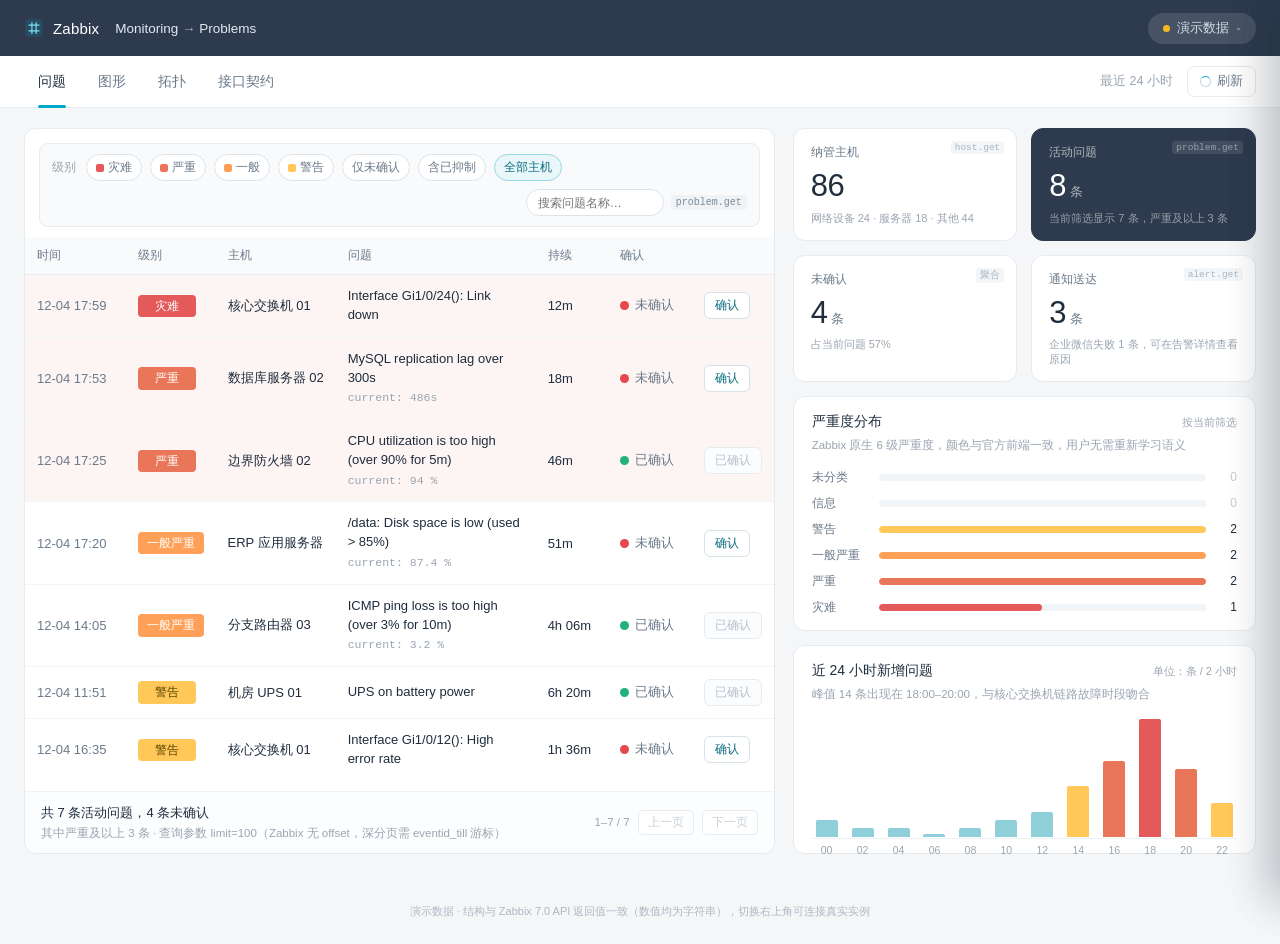
<file: prototype/zabbix-ui-redesign.html>
<!DOCTYPE html>
<html lang="zh-CN">
<head>
<meta charset="UTF-8">
<meta name="viewport" content="width=device-width, initial-scale=1.0">
<title>Zabbix 7.0 监控界面 · 真实接口原型</title>
<style>
  * { box-sizing: border-box; margin: 0; padding: 0; }

  :root {
    --navy: #2E3B4E;
    --bg: #F4F6F8;
    --card: #FFFFFF;
    --border: #E6EBF0;
    --text: #1F2D3D;
    --text-2: #6B7A8A;
    --text-3: #9AA5B1;
    --teal: #00A9C7;
    --green: #22B07D;
    --amber: #F5B921;
    --red: #E5484D;
    --blue: #4A90E2;
    /* Zabbix 原生严重度色（ui 内置 severity_color_0..5） */
    --sev0: #97AAB3;
    --sev1: #7499FF;
    --sev2: #FFC859;
    --sev3: #FFA059;
    --sev4: #E97659;
    --sev5: #E45959;
  }

  body {
    font-family: -apple-system, BlinkMacSystemFont, "PingFang SC", "Microsoft YaHei", "Segoe UI", sans-serif;
    background: var(--bg);
    color: var(--text);
    -webkit-font-smoothing: antialiased;
  }

  /* ---------- 顶栏 ---------- */
  .topbar {
    height: 56px;
    background: var(--navy);
    display: flex;
    align-items: center;
    padding: 0 24px;
    gap: 16px;
    position: sticky; top: 0; z-index: 40;
  }
  .brand { color: #fff; font-size: 15px; font-weight: 500; letter-spacing: .2px; display: flex; align-items: center; gap: 9px; }
  .brand svg { display: block; }
  .crumbs { color: #A8B3C2; font-size: 13.5px; }
  .crumbs b { color: #E4EAF1; font-weight: 400; }
  .topbar .spacer { flex: 1; }
  .env-pill {
    background: rgba(255,255,255,.12);
    color: #D6DEE8;
    font-size: 12.5px;
    padding: 6px 14px;
    border-radius: 999px;
    white-space: nowrap;
    display: flex; align-items: center; gap: 7px;
    cursor: pointer;
    border: 1px solid transparent;
    transition: background .15s, border-color .15s;
  }
  .env-pill:hover { background: rgba(255,255,255,.18); }
  .env-pill .led { width: 7px; height: 7px; border-radius: 50%; background: var(--amber); display: block; flex: none; }
  .env-pill.live .led { background: #3DDC97; box-shadow: 0 0 0 3px rgba(61,220,151,.18); }
  .env-pill .caret { color: #8C9AAA; font-size: 10px; }

  /* ---------- 页签 ---------- */
  .tabs {
    background: #fff;
    border-bottom: 1px solid var(--border);
    display: flex;
    align-items: center;
    padding: 0 24px;
    gap: 4px;
    height: 52px;
    position: sticky; top: 56px; z-index: 30;
  }
  .tab {
    appearance: none; border: 0; background: none; font: inherit;
    font-size: 14px; color: var(--text-2);
    padding: 0 14px; height: 52px; cursor: pointer;
    position: relative; transition: color .15s;
  }
  .tab:hover { color: var(--text); }
  .tab.active { color: var(--text); font-weight: 500; }
  .tab.active::after {
    content: ""; position: absolute; left: 14px; right: 14px; bottom: 0;
    height: 2.5px; background: var(--teal); border-radius: 2px;
  }
  .tabs .range { margin-left: auto; font-size: 12.5px; color: var(--text-3); }
  .icon-btn {
    appearance: none; border: 1px solid var(--border); background: #fff;
    font: inherit; font-size: 12.5px; color: var(--text-2);
    padding: 6px 12px; border-radius: 7px; cursor: pointer; margin-left: 10px;
    display: flex; align-items: center; gap: 6px;
  }
  .icon-btn:hover { border-color: #C8D4DF; color: var(--text); }
  .icon-btn .spin { display: inline-block; width: 11px; height: 11px; border: 1.6px solid #C8D4DF; border-top-color: var(--teal); border-radius: 50%; }
  .icon-btn.loading .spin { animation: sp .7s linear infinite; }
  @keyframes sp { to { transform: rotate(360deg); } }

  /* ---------- 布局 ---------- */
  main { padding: 20px 24px 48px; max-width: 1580px; margin: 0 auto; }
  .view { display: none; }
  .view.active { display: block; }
  .split { display: grid; grid-template-columns: minmax(0, 1.62fr) minmax(0, 1fr); gap: 18px; align-items: start; }
  .card { background: var(--card); border: 1px solid var(--border); border-radius: 12px; }
  /* 问题页左栏补齐到与右栏同高，底部汇总贴底 */
  #view-problems .split { align-items: stretch; }
  #view-problems .split > .card { display: flex; flex-direction: column; }
  #view-problems .summary { margin-top: auto; }

  /* ---------- 筛选 ---------- */
  .filter {
    margin: 14px 14px 0;
    background: #F8FAFB;
    border: 1px solid var(--border);
    border-radius: 9px;
    padding: 10px 12px;
    display: flex; align-items: center; gap: 8px; flex-wrap: wrap;
  }
  .filter .lab { font-size: 12px; color: var(--text-3); margin-right: 2px; }
  .chip {
    appearance: none; font: inherit; font-size: 12px;
    border: 1px solid #DCE4EB; background: #fff; color: var(--text-2);
    height: 27px; padding: 0 9px; border-radius: 999px; cursor: pointer;
    display: inline-flex; align-items: center; gap: 4px;
    transition: all .13s; white-space: nowrap;
  }
  .chip:hover { border-color: #C3D0DC; color: var(--text); }
  .chip.on { background: #E9F7FA; border-color: #93D9E4; color: #0B6C7E; font-weight: 500; }
  .chip .cnt { font-size: 11px; opacity: .65; }
  .chip .swatch { width: 8px; height: 8px; border-radius: 2px; display: block; }
  .filter input[type="search"] {
    font: inherit; font-size: 12px; border: 1px solid #DCE4EB; background: #fff;
    height: 27px; border-radius: 999px; padding: 0 11px; width: 138px; color: var(--text);
    outline: none;
  }
  .filter input[type="search"]:focus { border-color: #93D9E4; box-shadow: 0 0 0 3px rgba(0,169,199,.1); }
  .filter .right { margin-left: auto; display: flex; align-items: center; gap: 7px; flex: none; white-space: nowrap; }
  .api-tag {
    font-size: 10px; font-family: ui-monospace, "SF Mono", Menlo, monospace;
    color: #7A8B9A; background: #EFF3F6; border-radius: 4px; padding: 2px 5px;
    cursor: help; white-space: nowrap;
  }

  /* ---------- 表格 ---------- */
  table { width: 100%; border-collapse: collapse; }
  thead th {
    text-align: left; font-size: 12px; font-weight: 400; color: var(--text-2);
    background: #F8FAFB; padding: 10px 12px;
    border-bottom: 1px solid var(--border); white-space: nowrap;
  }
  tbody td {
    padding: 12px; font-size: 13px;
    border-bottom: 1px solid #F2F5F8; vertical-align: middle;
    white-space: nowrap;
  }
  tbody td.problem { white-space: normal; min-width: 200px; line-height: 1.45; }
  tbody td.problem .op { display: block; font-size: 11.5px; color: var(--text-3); margin-top: 3px; font-family: ui-monospace, Menlo, monospace; }
  tbody tr { transition: background .12s; cursor: pointer; }
  tbody tr:hover { background: #FAFCFD; }
  tbody tr.alert { background: #FDF4F4; }
  tbody tr.alert:hover { background: #FCEDED; }
  tbody tr:last-child td { border-bottom: 0; }
  tbody tr.flash { animation: fl 1.1s ease; }
  @keyframes fl { 0% { background: #DFF5F9; } 100% { background: transparent; } }

  .pill {
    display: inline-block; min-width: 58px; text-align: center;
    padding: 2px 9px; border-radius: 4px; font-size: 11.5px; color: #fff; line-height: 1.6;
  }
  .s0 { background: var(--sev0); }
  .s1 { background: var(--sev1); }
  .s2 { background: var(--sev2); color: #5C4400; }
  .s3 { background: var(--sev3); }
  .s4 { background: var(--sev4); }
  .s5 { background: var(--sev5); }

  .dot { width: 9px; height: 9px; border-radius: 50%; display: inline-block; flex: none; }
  .d-red { background: var(--red); }
  .d-green { background: var(--green); }
  .d-amber { background: var(--amber); }
  .ack { display: inline-flex; align-items: center; gap: 6px; font-size: 12.5px; color: var(--text-2); }

  .row-btn {
    appearance: none; font: inherit; font-size: 12px;
    border: 1px solid #D6E2EA; background: #fff; color: #0B6C7E;
    padding: 4px 10px; border-radius: 6px; cursor: pointer;
  }
  .row-btn:hover { background: #F0FAFC; border-color: #9FD8E3; }
  .row-btn[disabled] { color: #B6C0CA; border-color: #E6EBF0; cursor: default; background: #FBFCFD; }

  /* ---------- 底部汇总 ---------- */
  .summary {
    margin: 0; border-top: 1px solid #F0F3F6;
    padding: 12px 16px; display: flex; align-items: center; gap: 16px;
    background: #FCFDFE; border-radius: 0 0 12px 12px;
  }
  .summary .t1 { font-size: 13px; font-weight: 500; }
  .summary .t2 { font-size: 11.5px; color: var(--text-3); margin-top: 4px; }
  .summary .spacer { flex: 1; }
  .pager { display: flex; align-items: center; gap: 8px; font-size: 11.5px; color: var(--text-3); }
  .pager button {
    appearance: none; font: inherit; font-size: 11.5px; border: 1px solid var(--border);
    background: #fff; color: var(--text-2); padding: 4px 9px; border-radius: 5px; cursor: pointer;
  }
  .pager button[disabled] { color: #C7D0D9; cursor: default; }

  /* ---------- 指标卡 ---------- */
  .stats { display: grid; grid-template-columns: 1fr 1fr; gap: 14px; }
  .stat { background: var(--card); border: 1px solid var(--border); border-radius: 12px; padding: 15px 17px 14px; position: relative; }
  .stat .label { font-size: 12px; color: var(--text-2); display: flex; align-items: center; gap: 6px; }
  .stat .value { font-size: 31px; font-weight: 500; line-height: 1.15; margin-top: 7px; letter-spacing: -.5px; }
  .stat .value .unit { font-size: 12.5px; font-weight: 400; color: var(--text-2); margin-left: 4px; letter-spacing: 0; }
  .stat .sub { font-size: 11px; color: var(--text-3); margin-top: 7px; }
  .stat.dark { background: var(--navy); border-color: var(--navy); }
  .stat.dark .label { color: rgba(255,255,255,.62); }
  .stat.dark .value { color: #fff; }
  .stat.dark .value .unit { color: rgba(255,255,255,.6); }
  .stat.dark .sub { color: rgba(255,255,255,.5); }
  .stat .src {
    position: absolute; top: 12px; right: 12px;
    font-size: 9.5px; font-family: ui-monospace, Menlo, monospace;
    color: #A9B6C2; background: #F3F6F8; padding: 1px 4px; border-radius: 3px; cursor: help;
  }
  .stat.dark .src { color: rgba(255,255,255,.45); background: rgba(255,255,255,.1); }

  /* ---------- 面板 ---------- */
  .panel { padding: 16px 18px 14px; }
  .panel-head { display: flex; align-items: baseline; gap: 9px; }
  .panel-head h3 { font-size: 14px; font-weight: 500; }
  .panel-head .meta { margin-left: auto; font-size: 11px; color: var(--text-3); }
  .panel-sub { font-size: 11.5px; color: var(--text-3); margin-top: 6px; line-height: 1.5; }

  /* 严重度分布（真实 6 级） */
  .sev-list { margin-top: 14px; display: flex; flex-direction: column; gap: 9px; }
  .sev-row { display: flex; align-items: center; gap: 9px; font-size: 12px; }
  .sev-row .name { width: 58px; color: var(--text-2); flex: none; }
  .sev-row .track { flex: 1; height: 7px; background: #F1F5F8; border-radius: 4px; overflow: hidden; }
  .sev-row .fill { display: block; height: 100%; border-radius: 4px; transition: width .45s cubic-bezier(.2,.7,.3,1); }
  .sev-row .num { width: 22px; text-align: right; color: var(--text); font-weight: 500; flex: none; font-variant-numeric: tabular-nums; }
  .sev-row .num.zero { color: #C3CDD6; font-weight: 400; }

  /* 24h 分布 */
  .bars { display: flex; align-items: flex-end; gap: 6px; height: 120px; margin-top: 16px; padding-bottom: 1px; border-bottom: 1px solid #EEF2F6; }
  .bar-col { flex: 1; height: 100%; display: flex; flex-direction: column; justify-content: flex-end; align-items: center; position: relative; }
  .bar { width: 100%; max-width: 22px; border-radius: 2px 2px 0 0; transition: height .5s cubic-bezier(.2,.7,.3,1); }
  .bar-label { position: absolute; bottom: -19px; font-size: 10.5px; color: var(--text-3); }

  /* ---------- 图形 ---------- */
  .traffic-head { display: flex; align-items: center; padding: 16px 18px 0; gap: 10px; flex-wrap: wrap; }
  .traffic-head h3 { font-size: 14.5px; font-weight: 500; }
  .traffic-head select {
    font: inherit; font-size: 12px; border: 1px solid var(--border); border-radius: 6px;
    padding: 5px 8px; background: #fff; color: var(--text); max-width: 260px;
  }
  .sel-item {
    font-size: 11.5px; color: var(--text-2); background: #F3F7F9;
    border: 1px solid #E6EDF2; border-radius: 6px; padding: 4px 9px;
    max-width: 250px; overflow: hidden; text-overflow: ellipsis; white-space: nowrap;
  }
  .legend { margin-left: auto; display: flex; gap: 16px; }
  .legend span { display: flex; align-items: center; gap: 6px; font-size: 11.5px; color: var(--text-2); }
  .legend i { width: 16px; height: 3px; border-radius: 2px; display: block; }
  .l-in { background: var(--green); }
  .l-out { background: var(--blue); }
  .chart-wrap { padding: 4px 8px 0; }
  .chart-wrap svg { display: block; width: 100%; height: auto; }
  .traffic-stats { display: flex; border-top: 1px solid #F2F5F8; margin-top: 4px; }
  .traffic-stats > div { flex: 1; padding: 13px 14px; border-left: 1px solid #F2F5F8; }
  .traffic-stats > div:first-child { border-left: 0; }
  .traffic-stats .k { font-size: 11.5px; color: var(--text-3); }
  .traffic-stats .v { font-size: 19px; font-weight: 500; margin-top: 5px; font-variant-numeric: tabular-nums; }
  .traffic-stats .v small { font-size: 11.5px; font-weight: 400; color: var(--text-2); margin-left: 3px; }
  .v-hot { color: var(--sev4); }
  .item-key { font-family: ui-monospace, Menlo, monospace; font-size: 10.5px; color: var(--text-3); }

  .hp-row { display: flex; align-items: center; gap: 8px; padding: 9px 8px; border-bottom: 1px solid #F4F7F9; }
  .hp-row:last-child { border-bottom: 0; }
  .hp-name { flex: 1; font-size: 12.5px; line-height: 1.45; min-width: 0; }
  .hp-dur { font-size: 11px; color: #9AA5B1; flex: none; }

  /* ---------- 拓扑 ---------- */
  .topo-wrap { padding: 8px 12px 0; }
  .topo-wrap svg { display: block; width: 100%; height: auto; background: #FBFCFD; border-radius: 8px; }
  .topo-node { cursor: pointer; }
  .topo-node rect.box { transition: filter .15s; }
  .topo-node:hover rect.box { filter: brightness(.97); }
  .topo-node.sel rect.box { stroke-width: 2; }
  .tn-text { font-size: 11px; fill: #2C3A4B; text-anchor: middle; dominant-baseline: central; }
  .tn-lab { font-size: 9.5px; fill: #8B98A5; }
  .tn-link { stroke: #C2CDD8; stroke-width: 1.4; fill: none; }
  .tn-link.hot { stroke: #E9A29B; }
  .topo-foot { border-top: 1px solid #F2F5F8; padding: 11px 16px 13px; }
  .topo-legend { display: flex; gap: 16px; flex-wrap: wrap; }
  .topo-legend span { display: flex; align-items: center; gap: 6px; font-size: 11.5px; color: var(--text-2); }
  .topo-hint { font-size: 11px; color: var(--text-3); margin-top: 8px; line-height: 1.5; }

  /* ---------- 接口契约页 ---------- */
  .api-grid { display: grid; grid-template-columns: minmax(0, 1.48fr) minmax(0, 1fr); gap: 18px; align-items: start; }
  .api-table { width: 100%; border-collapse: collapse; font-size: 12.5px; }
  .api-table th { background: #F8FAFB; font-weight: 400; color: var(--text-2); font-size: 11.5px; padding: 9px 10px; border-bottom: 1px solid var(--border); text-align: left; }
  .api-table td { padding: 9px 10px; border-bottom: 1px solid #F2F5F8; vertical-align: top; line-height: 1.5; }
  .api-table code, code.mono {
    font-family: ui-monospace, "SF Mono", Menlo, monospace; font-size: 11.5px;
    background: #F1F5F8; color: #34506B; padding: 1px 5px; border-radius: 3px;
  }
  .api-table tr:last-child td { border-bottom: 0; }
  .badge { display: inline-block; font-size: 10.5px; padding: 1px 6px; border-radius: 4px; white-space: nowrap; }
  .b-ok { background: #E7F7F0; color: #157A55; }
  .b-work { background: #FFF6E3; color: #8A6100; }
  .b-no { background: #FDECEC; color: #A72B2B; }
  .b-info { background: #EAF2FE; color: #2860A8; }

  .chain { margin-top: 12px; display: flex; flex-direction: column; gap: 0; }
  .chain-step { display: flex; gap: 11px; position: relative; padding-bottom: 16px; }
  .chain-step:last-child { padding-bottom: 0; }
  .chain-step::before {
    content: ""; position: absolute; left: 10px; top: 22px; bottom: 2px; width: 1px; background: #E3EAF0;
  }
  .chain-step:last-child::before { display: none; }
  .chain-num {
    width: 21px; height: 21px; border-radius: 50%; background: #EAF7F9; color: #0B6C7E;
    font-size: 11px; display: flex; align-items: center; justify-content: center; flex: none; z-index: 1;
    border: 1px solid #B9E3EB;
  }
  .chain-body { flex: 1; min-width: 0; }
  .chain-method { font-family: ui-monospace, Menlo, monospace; font-size: 12px; color: #1F2D3D; font-weight: 500; }
  .chain-meta { font-size: 11px; color: var(--text-3); margin-top: 3px; }
  .chain-code {
    margin-top: 6px; background: #F8FAFB; border: 1px solid #EEF2F6; border-radius: 6px;
    padding: 8px 10px; font-family: ui-monospace, Menlo, monospace; font-size: 11px;
    color: #4A5F73; white-space: pre-wrap; word-break: break-all; line-height: 1.55;
    max-height: 150px; overflow: auto;
  }

  .note { background: #FFFBF2; border: 1px solid #F5E4BE; border-radius: 9px; padding: 12px 14px; font-size: 12px; color: #6B5320; line-height: 1.65; }
  .note b { color: #4A3800; }
  .note ol, .note ul { margin: 6px 0 0 18px; }
  .note li { margin-top: 5px; }
  .note code { background: rgba(0,0,0,.05); }

  .cmp { width: 100%; border-collapse: collapse; font-size: 12px; }
  .cmp th { font-size: 11.5px; font-weight: 400; color: var(--text-2); background: #F8FAFB; padding: 9px 10px; border-bottom: 1px solid var(--border); text-align: left; }
  .cmp td { padding: 9px 10px; border-bottom: 1px solid #F2F5F8; vertical-align: top; line-height: 1.55; }
  .cmp td:first-child { color: var(--text-2); width: 96px; }
  .cmp tr:last-child td { border-bottom: 0; }
  .verdict {
    display: flex; gap: 11px; align-items: flex-start;
    background: #EDF9F6; border: 1px solid #BFE9DC; border-radius: 10px; padding: 13px 15px;
    font-size: 12.5px; color: #14624A; line-height: 1.6; margin-bottom: 14px;
  }
  .verdict .mark {
    width: 19px; height: 19px; border-radius: 50%; background: #17A673; color: #fff;
    font-size: 12px; display: flex; align-items: center; justify-content: center; flex: none; margin-top: 1px;
  }

  /* ---------- 抽屉 ---------- */
  .drawer-mask {
    position: fixed; inset: 0; background: rgba(24,37,51,.32); opacity: 0; pointer-events: none;
    transition: opacity .2s; z-index: 60;
  }
  .drawer-mask.show { opacity: 1; pointer-events: auto; }
  .drawer {
    position: fixed; top: 0; right: 0; bottom: 0; width: 520px; max-width: 94vw;
    background: #fff; z-index: 61; transform: translateX(100%); transition: transform .24s cubic-bezier(.3,.8,.4,1);
    display: flex; flex-direction: column; box-shadow: -12px 0 40px rgba(20,35,50,.14);
  }
  .drawer.show { transform: none; }
  .drawer-head { padding: 16px 20px; border-bottom: 1px solid var(--border); display: flex; align-items: center; gap: 10px; }
  .drawer-head h3 { font-size: 14.5px; font-weight: 500; max-width: 300px; overflow: hidden; text-overflow: ellipsis; white-space: nowrap; }
  .drawer-head .x { margin-left: auto; appearance: none; border: 0; background: none; font-size: 20px; color: #9AA5B1; cursor: pointer; line-height: 1; }
  .drawer-body { padding: 16px 20px 28px; overflow: auto; flex: 1; }
  .kv { display: grid; grid-template-columns: 96px 1fr; gap: 7px 12px; font-size: 12.5px; }
  .kv dt { color: var(--text-3); font-size: 12px; }
  .kv dd { color: var(--text); word-break: break-all; }
  .drawer h4 { font-size: 12px; font-weight: 500; color: var(--text-2); margin: 20px 0 8px; }
  pre.json {
    background: #1E2A38; color: #C9D8E6; border-radius: 8px; padding: 12px 14px;
    font-family: ui-monospace, Menlo, monospace; font-size: 11px; line-height: 1.6;
    overflow: auto; max-height: 340px; white-space: pre;
  }
  pre.json .k { color: #7FD4E8; }
  pre.json .s { color: #F2C08A; }
  pre.json .n { color: #B6E3A8; }

  /* 连接表单 */
  .field { margin-bottom: 14px; }
  .field label { display: block; font-size: 12px; color: var(--text-2); margin-bottom: 6px; }
  .field input[type="text"], .field input[type="password"], .field select {
    width: 100%; font: inherit; font-size: 13px; padding: 9px 11px;
    border: 1px solid #DCE4EB; border-radius: 7px; color: var(--text); background: #fff; outline: none;
  }
  .field input:focus, .field select:focus { border-color: #93D9E4; box-shadow: 0 0 0 3px rgba(0,169,199,.1); }
  .field .hint { font-size: 11px; color: var(--text-3); margin-top: 5px; line-height: 1.55; }
  .radio-row { display: flex; gap: 8px; }
  .radio-row label {
    flex: 1; border: 1px solid #DCE4EB; border-radius: 8px; padding: 9px 11px; cursor: pointer;
    font-size: 12.5px; color: var(--text-2); display: block; margin: 0;
  }
  .radio-row label.on { border-color: #93D9E4; background: #F2FBFD; color: #0B6C7E; }
  .radio-row input { margin-right: 6px; }
  .btn-primary {
    appearance: none; border: 0; font: inherit; font-size: 13px;
    background: var(--teal); color: #fff; padding: 10px 18px; border-radius: 8px; cursor: pointer;
  }
  .btn-primary:hover { filter: brightness(1.06); }
  .btn-ghost {
    appearance: none; border: 1px solid var(--border); font: inherit; font-size: 13px;
    background: #fff; color: var(--text-2); padding: 10px 16px; border-radius: 8px; cursor: pointer;
  }
  .conn-out { margin-top: 12px; font-size: 12px; line-height: 1.6; padding: 10px 12px; border-radius: 7px; display: none; }
  .conn-out.ok { display: block; background: #E9F8F3; color: #14624A; border: 1px solid #C4EADD; }
  .conn-out.err { display: block; background: #FDEDED; color: #A02B2B; border: 1px solid #F5C9C9; }

  /* ---------- toast ---------- */
  #toast {
    position: fixed; left: 50%; bottom: 30px; transform: translate(-50%, 14px);
    background: rgba(31,45,61,.95); color: #fff; font-size: 13px; padding: 11px 20px;
    border-radius: 999px; opacity: 0; pointer-events: none; transition: opacity .2s, transform .2s; z-index: 80;
    max-width: 80vw;
  }
  #toast.show { opacity: 1; transform: translate(-50%, 0); }

  .proto-note { text-align: center; font-size: 11px; color: #AEB8C2; padding: 0 0 24px; line-height: 1.7; }

  @media (max-width: 1180px) {
    .split, .api-grid { grid-template-columns: 1fr; }
    .drawer { width: 440px; }
  }
</style>
</head>
<body>

<header class="topbar">
  <div class="brand">
    <svg width="20" height="20" viewBox="0 0 24 24" fill="none" aria-hidden="true">
      <rect x="1.5" y="1.5" width="21" height="21" rx="4.5" fill="#00A9C7" opacity=".16"/>
      <path d="M6 8.5h12M6 15.5h12M9.5 5.5v13M14.5 5.5v13" stroke="#7FE3F2" stroke-width="1.4" stroke-linecap="round"/>
    </svg>
    Zabbix
  </div>
  <div class="crumbs" id="crumbs"><b>Monitoring</b> → <b>Problems</b></div>
  <div class="spacer"></div>
  <div class="env-pill" id="connPill" title="点击配置数据源">
    <span class="led"></span><span id="connText">演示数据</span><span class="caret">▾</span>
  </div>
</header>

<nav class="tabs" id="tabs">
  <button class="tab active" data-tab="problems">问题</button>
  <button class="tab" data-tab="graphs">图形</button>
  <button class="tab" data-tab="topo">拓扑</button>
  <button class="tab" data-tab="api">接口契约</button>
  <span class="range" id="rangeLabel">最近 24 小时</span>
  <button class="icon-btn" id="refreshBtn"><i class="spin"></i>刷新</button>
</nav>

<main>

  <!-- ================= 问题 ================= -->
  <section class="view active" id="view-problems">
    <div class="split">
      <div class="card">
        <div class="filter" id="filterBar">
          <span class="lab">级别</span>
          <button class="chip" data-sev="5"><i class="swatch" style="background:var(--sev5)"></i>灾难</button>
          <button class="chip" data-sev="4"><i class="swatch" style="background:var(--sev4)"></i>严重</button>
          <button class="chip" data-sev="3"><i class="swatch" style="background:var(--sev3)"></i>一般</button>
          <button class="chip" data-sev="2"><i class="swatch" style="background:var(--sev2)"></i>警告</button>
          <button class="chip" data-filter="unack">仅未确认</button>
          <button class="chip" data-filter="suppressed">含已抑制</button>
          <button class="chip on" data-group="0">全部主机</button>
          <div class="right">
            <input type="search" id="searchInput" placeholder="搜索问题名称…">
            <span class="api-tag" id="apiHint" title="当前筛选对应的 API 参数">problem.get</span>
          </div>
        </div>

        <table style="margin-top: 10px;">
          <thead>
            <tr>
              <th style="width: 110px;">时间</th>
              <th style="width: 72px;">级别</th>
              <th style="width: 120px;">主机</th>
              <th>问题</th>
              <th style="width: 78px;">持续</th>
              <th style="width: 92px;">确认</th>
              <th style="width: 62px;"></th>
            </tr>
          </thead>
          <tbody id="problemRows"></tbody>
        </table>

        <div class="summary">
          <div>
            <div class="t1" id="sumLine1">—</div>
            <div class="t2" id="sumLine2">—</div>
          </div>
          <div class="spacer"></div>
          <div class="pager" id="pager"></div>
        </div>
      </div>

      <div>
        <div class="stats">
          <div class="stat">
            <span class="src" title="host.get countOutput">host.get</span>
            <div class="label">纳管主机</div>
            <div class="value" id="statHosts">—</div>
            <div class="sub" id="statHostsSub">—</div>
          </div>
          <div class="stat dark">
            <span class="src" title="problem.get countOutput">problem.get</span>
            <div class="label">活动问题</div>
            <div class="value"><span id="statProblems">—</span><span class="unit">条</span></div>
            <div class="sub" id="statProblemsSub">—</div>
          </div>
          <div class="stat">
            <span class="src" title="problem.get + 客户端聚合">聚合</span>
            <div class="label">未确认</div>
            <div class="value"><span id="statUnack">—</span><span class="unit">条</span></div>
            <div class="sub" id="statUnackSub">—</div>
          </div>
          <div class="stat">
            <span class="src" title="alert.get">alert.get</span>
            <div class="label">通知送达</div>
            <div class="value"><span id="statAlerts">—</span><span class="unit">条</span></div>
            <div class="sub" id="statAlertsSub">—</div>
          </div>
        </div>

        <div class="card" style="margin-top: 14px;">
          <div class="panel">
            <div class="panel-head">
              <h3>严重度分布</h3>
              <span class="meta">按当前筛选</span>
            </div>
            <div class="panel-sub">Zabbix 原生 6 级严重度，颜色与官方前端一致，用户无需重新学习语义</div>
            <div class="sev-list" id="sevList"></div>
          </div>
        </div>

        <div class="card" style="margin-top: 14px;">
          <div class="panel">
            <div class="panel-head">
              <h3>近 24 小时新增问题</h3>
              <span class="meta">单位：条 / 2 小时</span>
            </div>
            <div class="panel-sub" id="trendSub">—</div>
            <div class="bars" id="alertBars"></div>
          </div>
        </div>
      </div>
    </div>
  </section>

  <!-- ================= 图形 ================= -->
  <section class="view" id="view-graphs">
    <div class="split">
      <div class="card">
        <div class="traffic-head">
          <h3 id="graphTitle">—</h3>
          <span class="sel-item" id="itemSelect">—</span>
          <div class="legend">
            <span><i class="l-in"></i>入向 In</span>
            <span><i class="l-out"></i>出向 Out</span>
          </div>
        </div>
        <div style="padding: 4px 18px 0; font-size: 11px; color: var(--text-3);">
          <span class="item-key" id="itemKey">—</span>
        </div>
        <div class="chart-wrap">
          <svg id="trafficChart" viewBox="0 0 720 290" role="img" aria-label="端口入向出向流量趋势图"></svg>
        </div>
        <div class="traffic-stats" id="itemStats"></div>
      </div>

      <div>
        <div class="card">
          <div class="panel-head" style="padding: 16px 18px 0;">
            <h3>该主机当前问题</h3>
            <span class="meta">trigger.get</span>
          </div>
          <div style="padding: 0 18px 4px; font-size: 11px; color: var(--text-3);" id="graphHostLine">—</div>
          <div id="hostProblems" style="padding: 6px 10px 12px;"></div>
        </div>

        <div class="card" style="margin-top: 14px;">
          <div class="panel-head" style="padding: 16px 18px 0;">
            <h3>指标元信息</h3>
            <span class="meta">item.get</span>
          </div>
          <div style="padding: 12px 18px 16px;" id="itemMeta"></div>
          <div class="topo-foot">
            <div class="topo-hint">
              <code class="mono">history.get</code> 必须带 <code class="mono">history</code>（value_type：0 float / 3 uint），
              默认保留 90 天；更长周期走 <code class="mono">trend.get</code>（365 天）。
            </div>
          </div>
        </div>
      </div>
    </div>
  </section>

  <!-- ================= 拓扑 ================= -->
  <section class="view" id="view-topo">
    <div class="split">
      <div class="card">
        <div class="traffic-head">
          <h3 id="mapTitle">—</h3>
          <div class="legend">
            <span><i class="dot d-green"></i>正常</span>
            <span><i class="dot d-amber"></i>警告</span>
            <span><i class="dot d-red"></i>故障</span>
          </div>
        </div>
        <div style="padding: 2px 18px 0; font-size: 11px; color: var(--text-3);" id="mapMeta">—</div>
        <div class="topo-wrap">
          <svg id="topoCanvas" viewBox="0 0 800 600" role="img" aria-label="Zabbix 网络映射图"></svg>
        </div>
        <div class="topo-foot">
          <div class="topo-hint">
            节点坐标直接取自 <code class="mono">map.get</code> 的 <code class="mono">selements[].x / .y</code>（sysmap 逻辑坐标
            0–800 × 0–600），按容器宽度等比缩放；连线取自 <code class="mono">links[]</code> 的
            <code class="mono">selementid1 / selementid2</code>。链路变红不是读 <code class="mono">link.color</code>（那只是样式色），
            而是读 <code class="mono">linktriggers</code> 并判断绑定触发器是否有活动问题。无需另建拓扑数据源。
          </div>
        </div>
      </div>

      <div class="card">
        <div class="panel-head" style="padding: 16px 18px 0;">
          <h3>节点详情</h3>
          <span class="meta" id="nodeMeta">未选中</span>
        </div>
        <div style="padding: 12px 18px 18px;" id="nodeDetail">
          <div style="font-size: 12px; color: var(--text-3); line-height: 1.7;">
            点击左侧任意节点，查看该元素映射的 host / trigger 及其当前问题。
          </div>
        </div>
      </div>
    </div>
  </section>

  <!-- ================= 接口契约 ================= -->
  <section class="view" id="view-api">
    <div class="verdict">
      <span class="mark">✓</span>
      <div>
        <b>结论：做成「同域独立页面」，不要试图替换 Zabbix 主 UI。</b>
        视觉上它可以像一套新界面，但架构上是通过 <code class="mono">api_jsonrpc.php</code> 取数的外挂页面，
        既不动核心 PHP，也不承担升级维护成本。具体对比见本页末尾。
      </div>
    </div>

    <div class="api-grid">
      <div class="card">
        <div class="panel-head" style="padding: 16px 18px 0;">
          <h3>页面元素 ↔ 接口映射</h3>
          <span class="meta">Zabbix 7.0</span>
        </div>
        <div style="padding: 10px 8px 8px;">
          <table class="api-table">
            <thead>
              <tr><th style="width: 104px;">页面功能</th><th style="width: 120px;">API 方法</th><th>关键参数 / 字段</th><th style="width: 68px;">状态</th></tr>
            </thead>
            <tbody>
              <tr>
                <td>问题列表</td>
                <td><code>problem.get</code></td>
                <td><code>output: extend</code>, <code>selectTags</code>, <code>sortfield: eventid</code>, <code>sortorder: DESC</code>, <code>limit</code></td>
                <td><span class="badge b-ok">原生支持</span></td>
              </tr>
              <tr>
                <td>主机名</td>
                <td><code>trigger.get</code></td>
                <td>用 <code>objectid</code> 批量查 <code>selectHosts: ['hostid','name']</code>。<b>problem.get 不返回主机名</b></td>
                <td><span class="badge b-work">需二次 join</span></td>
              </tr>
              <tr>
                <td>级别筛选</td>
                <td><code>problem.get</code></td>
                <td><code>severities: [3,4,5]</code>（数组，非字符串）</td>
                <td><span class="badge b-ok">原生支持</span></td>
              </tr>
              <tr>
                <td>主机组筛选</td>
                <td><code>problem.get</code></td>
                <td><code>groupids: ['12','15']</code></td>
                <td><span class="badge b-ok">原生支持</span></td>
              </tr>
              <tr>
                <td>未确认 / 已抑制</td>
                <td><code>problem.get</code></td>
                <td><code>acknowledged: false</code>, <code>suppressed: false</code></td>
                <td><span class="badge b-ok">原生支持</span></td>
              </tr>
              <tr>
                <td>搜索问题名</td>
                <td><code>problem.get</code></td>
                <td><code>search: { name: '...' }</code>（子串匹配，非全文）</td>
                <td><span class="badge b-ok">原生支持</span></td>
              </tr>
              <tr>
                <td>确认告警</td>
                <td><code>event.acknowledge</code></td>
                <td><code>eventids</code>, <code>action: 6</code>（2 确认 + 4 留言），<code>message</code></td>
                <td><span class="badge b-ok">原生支持</span></td>
              </tr>
              <tr>
                <td>关闭问题</td>
                <td><code>event.acknowledge</code></td>
                <td><code>action: 1</code>；仅手动关闭类触发器可关，多数由恢复事件自动关闭</td>
                <td><span class="badge b-work">有条件</span></td>
              </tr>
              <tr>
                <td>严重度统计</td>
                <td><code>problem.get</code></td>
                <td><code>countOutput: true</code> 需按 6 个级别各调一次；API 无 group by</td>
                <td><span class="badge b-work">需 6 次或前端聚合</span></td>
              </tr>
              <tr>
                <td>24h 新增趋势</td>
                <td><code>event.get</code></td>
                <td><code>time_from/time_till</code>, <code>source: 0</code>, 取 <code>clock</code> 后前端分桶</td>
                <td><span class="badge b-work">需前端聚合</span></td>
              </tr>
              <tr>
                <td>指标曲线</td>
                <td><code>item.get</code> → <code>history.get</code></td>
                <td><code>history: 0</code>(float)/<code>3</code>(uint), <code>time_from</code>, <code>time_till</code>, <code>limit</code></td>
                <td><span class="badge b-ok">原生支持</span></td>
              </tr>
              <tr>
                <td>长周期曲线</td>
                <td><code>trend.get</code></td>
                <td><code>value_avg / value_min / value_max</code>，仅 0 和 3 两种 value_type</td>
                <td><span class="badge b-ok">原生支持</span></td>
              </tr>
              <tr>
                <td>拓扑图</td>
                <td><code>map.get</code></td>
                <td><code>selectSelements</code>, <code>selectLinks</code>, <code>selectLinkTriggers</code>；坐标在 <code>selements[].x/.y</code></td>
                <td><span class="badge b-ok">原生支持</span></td>
              </tr>
              <tr>
                <td>拓扑节点状态</td>
                <td><code>problem.get</code></td>
                <td>用 <code>selements[].elementid</code> 批量查活动问题，按最高 severity 上色</td>
                <td><span class="badge b-work">需二次 join</span></td>
              </tr>
              <tr>
                <td>通知 / 企业微信送达</td>
                <td><code>alert.get</code></td>
                <td><code>selectMediatypes</code>, <code>status</code>(0 未发/1 已发/2 失败/3 重试), <code>error</code></td>
                <td><span class="badge b-ok">只读展示</span></td>
              </tr>
              <tr>
                <td>主动推送企业微信</td>
                <td>—</td>
                <td>Zabbix 无「手动推送」API；消息由 Action + Media type(Webhook) 触发，页面只能查结果</td>
                <td><span class="badge b-no">不支持</span></td>
              </tr>
              <tr>
                <td>自动发现链路</td>
                <td>—</td>
                <td>Zabbix 7.0 无 LLDP 拓扑发现 API；需自建采集或 CMDB 导入</td>
                <td><span class="badge b-no">不支持</span></td>
              </tr>
            </tbody>
          </table>
        </div>
      </div>

      <div>
        <div class="card">
          <div class="panel-head" style="padding: 16px 18px 0;">
            <h3>本次渲染的实际调用链</h3>
            <span class="meta" id="chainMeta">—</span>
          </div>
          <div style="padding: 12px 18px 18px;">
            <div class="chain" id="chainList"></div>
          </div>
        </div>

        <div class="card" style="margin-top: 14px;">
          <div class="panel" style="padding-bottom: 16px;">
            <div class="panel-head"><h3>必须提前知道的 8 个坑</h3></div>
            <div class="note" style="margin-top: 10px;">
              <ol>
                <li><b>返回值全是字符串。</b><code>severity: "5"</code>，<code>acknowledged: "0"</code>。JS 里必须 <code>Number()</code> 后再比较，否则 <code>"0"</code> 是真值。</li>
                <li><b>没有 offset 分页。</b>只有 <code>limit</code>，深分页要用 <code>eventid_till</code> 做游标。</li>
                <li><b>problem.get 没有 host。</b>必须用 <code>objectid</code>（=triggerid）二次查，注意批量避免 N+1。</li>
                <li><b>history 会过期。</b>默认保留 90 天，超期取不到；长周期必须切 <code>trend.get</code>。</li>
                <li><b>history 数据量大。</b>24h × 1min 就是 1440 点/指标，需降采样或用 <code>trend</code>。</li>
                <li><b>统计口径要统一。</b>默认排除维护期抑制的问题，图表与列表口径不一致会被质疑。</li>
                <li><b>认证方式变了。</b>7.0 已弃用 <code>auth</code> 字段，用 <code>Authorization: Bearer</code> 或同域 <code>zbx_session</code> cookie。</li>
                <li><b>权限在 API 层。</b>独立 UI 不做前端元素级权限，但 API 会按登录用户过滤数据，不会越权。</li>
              </ol>
            </div>
          </div>
        </div>
      </div>
    </div>

    <div class="card" style="margin-top: 18px;">
      <div class="panel-head" style="padding: 16px 18px 0;">
        <h3>架构选型：独立 UI 还是替换主 UI</h3>
        <span class="meta">同一个页面，两种命运</span>
      </div>
      <div style="padding: 10px 8px 8px;">
        <table class="cmp">
          <thead>
            <tr><th></th><th>A · 独立 SPA（推荐）</th><th>B · Zabbix 前端模块</th><th>C · 改核心源码替换 Problems 页</th></tr>
          </thead>
          <tbody>
            <tr>
              <td>做法</td>
              <td>Vue/React 或纯静态页，调 <code>api_jsonrpc.php</code> 取数</td>
              <td>放 <code>modules/</code>，<code>manifest.json</code> 注册菜单，页面在模块内</td>
              <td>直接改 <code>app/controllers</code> 与 <code>app/views</code></td>
            </tr>
            <tr>
              <td>与主 UI 关系</td>
              <td>独立入口，可挂到同一域的子路径</td>
              <td>出现在 Zabbix 左侧菜单内，共用登录态</td>
              <td>完全替代，用户感知不到边界</td>
            </tr>
            <tr>
              <td>登录 / 会话</td>
              <td>同域可复用 <code>zbx_session</code>；跨域需 API Token</td>
              <td>天然复用会话，无需登录</td>
              <td>天然复用</td>
            </tr>
            <tr>
              <td>开发量</td>
              <td>中（前端为主，无 PHP 依赖）</td>
              <td>中（需懂模块结构与 PHP 入口）</td>
              <td>高（读透原生页面逻辑）</td>
            </tr>
            <tr>
              <td>升级影响</td>
              <td><span class="badge b-ok">无</span> 仅依赖 API 契约</td>
              <td><span class="badge b-ok">低</span> 框架升级时校验 manifest</td>
              <td><span class="badge b-no">高</span> 每次升级都要重新 merge</td>
            </tr>
            <tr>
              <td>许可风险</td>
              <td><span class="badge b-ok">低</span> 仅调 API</td>
              <td><span class="badge b-work">中</span> 模块与 Zabbix 同进程分发，需评估 AGPLv3</td>
              <td><span class="badge b-no">高</span> 衍生作品，分发即触发开放义务</td>
            </tr>
            <tr>
              <td>像素级还原</td>
              <td><span class="badge b-ok">完全可控</span></td>
              <td>受布局槽位限制，主体区域可自由发挥</td>
              <td>可，但维护成本极高</td>
            </tr>
            <tr>
              <td>适用</td>
              <td>新入口、大屏、领导视图、跨系统整合</td>
              <td>要「融合进 Zabbix」且不做大改</td>
              <td>不建议</td>
            </tr>
          </tbody>
        </table>
      </div>
      <div style="padding: 4px 18px 18px;">
        <div class="note">
          <b>落地建议（按投入排序）：</b>
          ① 先做 A，页面放同域子路径 <code>/zabbix/ui-custom/</code>，复用 <code>zbx_session</code>，零登录改造；
          ② 需要入口曝光时，再加一个极薄的 B 模块，只做「菜单元 + iframe/跳转」，业务代码仍留在 A；
          ③ C 只在客户强制要求「点开 Problems 就是新界面」时才考虑，且只替换单个页面，不动全局。
        </div>
      </div>
    </div>
  </section>

</main>

<footer class="proto-note" id="protoNote">
  演示数据 · 结构与 Zabbix 7.0 API 返回值一致（数值均为字符串），切换右上角可连接真实实例
</footer>

<div class="drawer-mask" id="mask"></div>

<!-- 详情抽屉 -->
<aside class="drawer" id="detailDrawer">
  <div class="drawer-head">
    <h3>问题详情</h3>
    <span class="badge b-info" id="drawerEventId">—</span>
    <button class="x" id="drawerClose">×</button>
  </div>
  <div class="drawer-body" id="drawerBody"></div>
</aside>

<!-- 连接抽屉 -->
<aside class="drawer" id="connDrawer">
  <div class="drawer-head">
    <h3>数据源设置</h3>
    <button class="x" id="connClose">×</button>
  </div>
  <div class="drawer-body">
    <div class="field">
      <label>API 地址</label>
      <input type="text" id="apiUrl" value="/api_jsonrpc.php">
      <div class="hint">同域部署可填相对路径，直接复用浏览器里的 <code class="mono">zbx_session</code>；跨域需填完整 URL。</div>
    </div>

    <div class="field">
      <label>认证方式</label>
      <div class="radio-row">
        <label class="on" id="authSessionLabel"><input type="radio" name="auth" value="session" checked>复用会话</label>
        <label id="authTokenLabel"><input type="radio" name="auth" value="token">API Token</label>
      </div>
    </div>

    <div class="field" id="tokenField" style="display:none;">
      <label>Token</label>
      <input type="password" id="apiToken" placeholder="粘贴 API Token">
      <div class="hint">在 Zabbix「用户设置 → API tokens」创建。7.0 起用 <code class="mono">Authorization: Bearer</code> 传递。</div>
    </div>

    <div style="display:flex; gap:10px; margin-top: 18px;">
      <button class="btn-primary" id="testConn">测试并连接</button>
      <button class="btn-ghost" id="useDemo">回到演示数据</button>
    </div>
    <div class="conn-out" id="connOut"></div>

    <div class="note" style="margin-top: 20px;">
      <b>为什么连不上：</b>
      <ul>
        <li>直接双击 <code class="mono">file://</code> 打开时，浏览器会拦截跨域请求，必须用 http(s) 访问。</li>
        <li>跨域时需 7.0.7+（支持 <code class="mono">Authorization</code> 头的 CORS）；更早版本请走同域或加反向代理。</li>
        <li>Apache 默认不转发 <code class="mono">Authorization</code> 头，需加 <code class="mono">SetEnvIf Authorization "(.*)" HTTP_AUTHORIZATION=$1</code>。</li>
      </ul>
    </div>
  </div>
</aside>

<div id="toast"></div>

<script>
(function () {
"use strict";

/* =====================================================================
   0. 配置与传输层
   演示模式与真实模式走同一套渲染代码，只有 transport 不同。
   ===================================================================== */

var CFG = { mode: "demo", apiUrl: "/api_jsonrpc.php", auth: "session", token: "" };
var RPC_ID = 0;

function nowSec() { return Math.floor(Date.now() / 1000); }

/* 真实 JSON-RPC 调用 */
function liveRpc(method, params) {
  var headers = { "Content-Type": "application/json-rpc" };
  if (CFG.auth === "token" && CFG.token) headers["Authorization"] = "Bearer " + CFG.token;

  return fetch(CFG.apiUrl, {
    method: "POST",
    headers: headers,
    credentials: "include",
    body: JSON.stringify({ jsonrpc: "2.0", method: method, params: params, id: ++RPC_ID })
  }).then(function (r) {
    if (!r.ok) throw new Error("HTTP " + r.status + " " + r.statusText);
    return r.json();
  }).then(function (j) {
    if (j.error) {
      throw new Error(j.error.message + (j.error.data ? "：" + j.error.data : ""));
    }
    return j.result;
  });
}

var CHAIN = [];
function call(method, params) {
  var t0 = performance.now();
  var p = (CFG.mode === "demo") ? demoRpc(method, params) : liveRpc(method, params);
  return p.then(function (res) {
    CHAIN.push({
      method: method,
      params: params,
      ms: Math.max(1, Math.round(performance.now() - t0)),
      kind: Array.isArray(res) ? "list" : (typeof res === "string" ? "count" : "one"),
      count: Array.isArray(res) ? res.length : (typeof res === "string" ? res : 1)
    });
    return res;
  });
}

/* =====================================================================
   1. 演示数据：严格按 Zabbix 7.0 返回结构，数值一律字符串
   ===================================================================== */

var SEV_NAME = ["未分类", "信息", "警告", "一般严重", "严重", "灾难"];
var SEV_COLOR = ["#97AAB3", "#7499FF", "#FFC859", "#FFA059", "#E97659", "#E45959"];

var HOSTS = [
  { hostid: "10234", host: "Core-SW-01", name: "核心交换机 01", groups: ["核心网络"] },
  { hostid: "10235", host: "FW-Edge-02", name: "边界防火墙 02", groups: ["安全设备"] },
  { hostid: "10241", host: "SVR-ERP-01", name: "ERP 应用服务器", groups: ["服务器区"] },
  { hostid: "10248", host: "RT-Branch-03", name: "分支路由器 03", groups: ["分支网络"] },
  { hostid: "10255", host: "UPS-Room-01", name: "机房 UPS 01", groups: ["动环"] },
  { hostid: "10261", host: "SVR-DB-02", name: "数据库服务器 02", groups: ["服务器区"] },
  { hostid: "10267", host: "AP-Floor3-07", name: "三层无线 AP", groups: ["无线"] }
];

/* 触发器（trigger.get 的返回） */
var TRIGGERS = {};
function addTrigger(id, hostid, desc, priority, minutesAgo) {
  var src = HOSTS.filter(function (h) { return h.hostid === hostid; })[0];
  TRIGGERS[id] = {
    triggerid: id,
    description: desc,
    priority: String(priority),
    value: "1",
    lastchange: String(nowSec() - minutesAgo * 60),
    /* selectHosts 只请求了这三个字段，返回就只有这三个 */
    hosts: src ? [{ hostid: src.hostid, host: src.host, name: src.name }] : []
  };
}

/* 问题（problem.get 的返回）：18 个原生字段全部还原 */
function mkProblem(o) {
  return {
    eventid: o.eventid,
    source: "0",
    object: "0",
    objectid: o.triggerid,
    clock: String(nowSec() - o.minutesAgo * 60),
    ns: "412000000",
    r_eventid: "0",
    r_clock: "0",
    r_ns: "0",
    correlationid: "0",
    userid: o.ack ? "3" : "0",
    name: o.name,
    acknowledged: o.ack ? "1" : "0",
    severity: String(o.severity),
    cause_eventid: "0",
    opdata: o.opdata || "",
    suppressed: o.suppressed ? "1" : "0",
    urls: [],
    tags: o.tags || [{ tag: "scope", value: "availability" }],
    _ackBy: o.ack ? "张工" : null,
    _ackCount: o.ack ? 1 : 0
  };
}

addTrigger("23891", "10234", "Interface Gi1/0/24(): Link down", 5, 12);
addTrigger("23892", "10235", "CPU utilization is too high (over 90% for 5m)", 4, 46);
addTrigger("23893", "10241", "/data: Disk space is low (used > 85%)", 3, 51);
addTrigger("23894", "10248", "ICMP ping loss is too high (over 3% for 10m)", 3, 246);
addTrigger("23895", "10255", "UPS on battery power", 2, 380);
addTrigger("23896", "10261", "MySQL replication lag over 300s", 4, 18);
addTrigger("23897", "10267", "AP station count over threshold", 1, 132);
addTrigger("23898", "10234", "Interface Gi1/0/12(): High error rate", 2, 96);

var PROBLEMS = [
  mkProblem({ eventid: "48213", triggerid: "23891", name: "Interface Gi1/0/24(): Link down", severity: 5, minutesAgo: 12, opdata: "", tags: [{ tag: "scope", value: "availability" }, { tag: "component", value: "network" }] }),
  mkProblem({ eventid: "48212", triggerid: "23896", name: "MySQL replication lag over 300s", severity: 4, minutesAgo: 18, opdata: "current: 486s", tags: [{ tag: "scope", value: "performance" }] }),
  mkProblem({ eventid: "48211", triggerid: "23892", name: "CPU utilization is too high (over 90% for 5m)", severity: 4, minutesAgo: 46, ack: true, opdata: "current: 94 %", tags: [{ tag: "scope", value: "performance" }] }),
  mkProblem({ eventid: "48210", triggerid: "23893", name: "/data: Disk space is low (used > 85%)", severity: 3, minutesAgo: 51, opdata: "current: 87.4 %", tags: [{ tag: "scope", value: "capacity" }] }),
  mkProblem({ eventid: "48209", triggerid: "23894", name: "ICMP ping loss is too high (over 3% for 10m)", severity: 3, minutesAgo: 246, ack: true, opdata: "current: 3.2 %" }),
  mkProblem({ eventid: "48208", triggerid: "23895", name: "UPS on battery power", severity: 2, minutesAgo: 380, ack: true, tags: [{ tag: "scope", value: "availability" }, { tag: "component", value: "power" }] }),
  mkProblem({ eventid: "48207", triggerid: "23898", name: "Interface Gi1/0/12(): High error rate", severity: 2, minutesAgo: 96 }),
  mkProblem({ eventid: "48206", triggerid: "23897", name: "AP station count over threshold", severity: 1, minutesAgo: 132, ack: true, suppressed: true, tags: [{ tag: "scope", value: "performance" }, { tag: "maintenance", value: "yes" }] })
];

/* item（item.get 的返回） */
var ITEMS = [
  { itemid: "41201", hostid: "10234", name: "Interface Gi1/0/24(): Bits received", key_: "net.if.in[ifHCInOctets.24]", units: "bps", value_type: "3", lastvalue: "335544320", lastclock: String(nowSec() - 30) },
  { itemid: "41202", hostid: "10234", name: "Interface Gi1/0/24(): Bits sent", key_: "net.if.out[ifHCOutOctets.24]", units: "bps", value_type: "3", lastvalue: "193986560", lastclock: String(nowSec() - 30) },
  { itemid: "41203", hostid: "10234", name: "Interface Gi1/0/24(): Speed", key_: "net.if.speed[ifHighSpeed.24]", units: "bps", value_type: "3", lastvalue: "1000000000", lastclock: String(nowSec() - 60) }
];

/* 历史曲线：生成 24h 分钟级采样（真实场景需降采样） */
function genHistory(base, peakAt, peak) {
  var out = [], t = nowSec() - 86400;
  for (var i = 0; i < 288; i++) {
    var h = (i / 12);
    var day = Math.sin((h - 6) / 24 * Math.PI * 2) * 0.34 + 0.5;
    var spike = Math.exp(-Math.pow((h - peakAt) / 1.1, 2)) * 0.62;
    var noise = (Math.sin(i * 2.7) + Math.cos(i * 1.3)) * 0.035;
    var v = base * (day + spike + noise);
    out.push({ itemid: base > 4e8 ? "41201" : "41202", clock: String(t + i * 300), value: String(Math.max(0, Math.round(v))) });
  }
  return out;
}
var HISTORY = {};
HISTORY["41201"] = genHistory(3.4e8, 14.3, 4.3e8);
HISTORY["41202"] = genHistory(1.9e8, 15.1, 2.5e8);

/* 24h 新增问题分桶 */
var TREND = [2, 1, 1, 0, 1, 2, 3, 6, 9, 14, 8, 4];

/* 告警发送记录（alert.get 的返回） */
var ALERTS = [
  { alertid: "9012", eventid: "48213", mediatypeid: "5", clock: String(nowSec() - 700), status: "1", retries: "0", error: "" },
  { alertid: "9011", eventid: "48213", mediatypeid: "5", clock: String(nowSec() - 690), status: "1", retries: "0", error: "" },
  { alertid: "9010", eventid: "48212", mediatypeid: "5", clock: String(nowSec() - 1080), status: "2", retries: "3", error: "webhook: connect timeout after 10s" },
  { alertid: "9009", eventid: "48211", mediatypeid: "5", clock: String(nowSec() - 2760), status: "1", retries: "1", error: "" }
];

/* 网络映射图（map.get 的返回） */
var MAPS = [{
  sysmapid: "12",
  name: "核心网络拓扑",
  width: "800",
  height: "600",
  selements: [
    { selementid: "1", elementid: "10234", elementtype: "0", label: "Core-SW-01", x: "340", y: "70", width: "120", height: "44" },
    { selementid: "2", elementid: "10235", elementtype: "0", label: "FW-Edge-02", x: "340", y: "185", width: "120", height: "44" },
    { selementid: "3", elementid: "10248", elementtype: "0", label: "RT-Branch-03", x: "340", y: "300", width: "120", height: "44" },
    { selementid: "4", elementid: "10241", elementtype: "0", label: "SVR-ERP-01", x: "100", y: "440", width: "120", height: "44" },
    { selementid: "5", elementid: "10261", elementtype: "0", label: "SVR-DB-02", x: "280", y: "440", width: "120", height: "44" },
    { selementid: "6", elementid: "10267", elementtype: "0", label: "AP-Floor3-07", x: "460", y: "440", width: "120", height: "44" },
    { selementid: "7", elementid: "10255", elementtype: "0", label: "UPS-Room-01", x: "640", y: "440", width: "120", height: "44" }
  ],
  links: [
    { linkid: "1", selementid1: "1", selementid2: "2", drawtype: "0", color: "00AA00", linktriggers: [] },
    { linkid: "2", selementid1: "2", selementid2: "3", drawtype: "0", color: "00AA00", linktriggers: [] },
    /* 该链路绑定触发器，触发后按 linktrigger.color 变色 —— 这是 Zabbix 的真实机制 */
    { linkid: "3", selementid1: "3", selementid2: "4", drawtype: "0", color: "00AA00",
      linktriggers: [{ linktriggerid: "1", triggerid: "23893", color: "E45959", drawtype: "0" }] },
    { linkid: "4", selementid1: "3", selementid2: "5", drawtype: "0", color: "00AA00", linktriggers: [] },
    { linkid: "5", selementid1: "3", selementid2: "6", drawtype: "0", color: "00AA00", linktriggers: [] },
    { linkid: "6", selementid1: "3", selementid2: "7", drawtype: "0", color: "00AA00", linktriggers: [] }
  ]
}];

var HOST_COUNT = { total: "86", byType: { network: 24, server: 18, other: 44 } };

/* ---------------- 演示 RPC 分发：返回结构必须与真实一致 ---------------- */
function demoRpc(method, params) {
  return new Promise(function (resolve, reject) {
    setTimeout(function () {
      try { resolve(route(method, params)); } catch (e) { reject(e); }
    }, 60 + Math.random() * 130);
  });
}

function route(method, params) {
  params = params || {};

  if (method === "apiinfo.version") return "7.0.11";

  if (method === "problem.get") {
    var rows = PROBLEMS.slice();
    if (params.severities && params.severities.length) {
      rows = rows.filter(function (p) { return params.severities.indexOf(Number(p.severity)) >= 0; });
    }
    if (params.acknowledged === false) rows = rows.filter(function (p) { return p.acknowledged === "0"; });
    if (params.acknowledged === true) rows = rows.filter(function (p) { return p.acknowledged === "1"; });
    if (params.suppressed === false) rows = rows.filter(function (p) { return p.suppressed === "0"; });
    if (params.search && params.search.name) {
      var q = params.search.name.toLowerCase();
      rows = rows.filter(function (p) { return p.name.toLowerCase().indexOf(q) >= 0; });
    }
    if (typeof params.limit === "number") rows = rows.slice(0, params.limit);
    if (params.countOutput) return String(rows.length);
    return rows;
  }

  if (method === "trigger.get") {
    var ids = (params.triggerids || []).map(String);
    return ids.map(function (id) { return TRIGGERS[id]; }).filter(Boolean);
  }

  if (method === "host.get") {
    if (params.countOutput) return HOST_COUNT.total;
    return HOSTS;
  }

  if (method === "hostgroup.get") {
    var g = {};
    HOSTS.forEach(function (h) { h.groups.forEach(function (n) { g[n] = (g[n] || 0) + 1; }); });
    return Object.keys(g).map(function (n, i) { return { groupid: String(i + 1), name: n }; });
  }

  if (method === "item.get") {
    if (params.hostids) return ITEMS.filter(function (it) { return params.hostids.indexOf(it.hostid) >= 0; });
    return ITEMS;
  }

  if (method === "history.get") {
    var id = String(params.itemids[0]);
    var arr = (HISTORY[id] || []).slice();
    if (params.time_from) arr = arr.filter(function (r) { return Number(r.clock) >= params.time_from; });
    if (typeof params.limit === "number") arr = arr.slice(-params.limit);
    return arr;
  }

  if (method === "event.get") {
    return PROBLEMS.map(function (p) {
      return { eventid: p.eventid, clock: p.clock, name: p.name, severity: p.severity, source: "0", object: "0" };
    });
  }

  if (method === "alert.get") return ALERTS;

  if (method === "map.get") return MAPS;

  if (method === "event.acknowledge") {
    var out = {};
    (params.eventids || []).forEach(function (id) {
      out[id] = { eventid: id };
      var p = PROBLEMS.filter(function (x) { return x.eventid === id; })[0];
      if (p) { p.acknowledged = "1"; p._ackBy = "当前用户"; p.userid = "1"; p._ackCount = Number(p._ackCount) + 1; }
    });
    return out;
  }

  throw new Error("演示模式未实现的方法：" + method);
}

/* =====================================================================
   2. 通用工具
   ===================================================================== */

function h(s) {
  return String(s === undefined || s === null ? "" : s)
    .replace(/&/g, "&amp;").replace(/</g, "&lt;").replace(/>/g, "&gt;")
    .replace(/"/g, "&quot;");
}

function pad(n) { return n < 10 ? "0" + n : "" + n; }

function fmtClock(sec) {
  var d = new Date(Number(sec) * 1000);
  return pad(d.getMonth() + 1) + "-" + pad(d.getDate()) + " " + pad(d.getHours()) + ":" + pad(d.getMinutes());
}

function fmtDuration(sec) {
  sec = Math.max(0, Math.floor(sec));
  var d = Math.floor(sec / 86400), hh = Math.floor((sec % 86400) / 3600),
      mm = Math.floor((sec % 3600) / 60);
  if (d > 0) return d + "d " + hh + "h";
  if (hh > 0) return hh + "h " + pad(mm) + "m";
  return mm + "m";
}

function fmtBits(v) {
  v = Number(v);
  if (!isFinite(v)) return "—";
  if (v >= 1e9) return (v / 1e9).toFixed(2) + " Gbps";
  if (v >= 1e6) return (v / 1e6).toFixed(1) + " Mbps";
  if (v >= 1e3) return (v / 1e3).toFixed(0) + " Kbps";
  return v.toFixed(0) + " bps";
}

var toastEl = document.getElementById("toast"), toastTimer = null;
function toast(msg) {
  toastEl.textContent = msg;
  toastEl.classList.add("show");
  clearTimeout(toastTimer);
  toastTimer = setTimeout(function () { toastEl.classList.remove("show"); }, 2600);
}

/* 抽屉 */
var mask = document.getElementById("mask");
function openDrawer(el) { el.classList.add("show"); mask.classList.add("show"); }
function closeDrawers() {
  ["detailDrawer", "connDrawer"].forEach(function (id) {
    document.getElementById(id).classList.remove("show");
  });
  mask.classList.remove("show");
}
mask.addEventListener("click", closeDrawers);
document.getElementById("drawerClose").addEventListener("click", closeDrawers);
document.getElementById("connClose").addEventListener("click", closeDrawers);

/* 高亮 JSON */
function jsonHtml(obj) {
  var s = JSON.stringify(obj, null, 2);
  s = h(s);
  s = s.replace(/"([^"]+)":/g, '<span class="k">"$1"</span>:');
  s = s.replace(/: "([^"]*)"/g, ': <span class="s">"$1"</span>');
  s = s.replace(/: (-?\d+\.?\d*)/g, ': <span class="n">$1</span>');
  return s;
}

/* =====================================================================
   3. 状态
   ===================================================================== */

var STATE = {
  problems: [],
  triggers: {},
  filter: { sev: [], unack: false, suppressed: false, group: "0", search: "" },
  limit: 100,
  totalAll: null
};

/* =====================================================================
   4. 问题页
   ===================================================================== */

function apiParams() {
  var p = {
    output: "extend",
    selectTags: "extend",
    selectAcknowledges: ["acknowledgeid", "userid", "clock", "message"],
    sortfield: ["eventid"],
    sortorder: "DESC",
    limit: STATE.limit
  };
  if (STATE.filter.sev.length) p.severities = STATE.filter.sev.slice();
  if (STATE.filter.unack) p.acknowledged = false;
  if (!STATE.filter.suppressed) p.suppressed = false;
  if (STATE.filter.search) p.search = { name: STATE.filter.search };
  if (STATE.filter.group !== "0") p.groupids = [STATE.filter.group];
  return p;
}

function loadProblems() {
  CHAIN = [];
  var btn = document.getElementById("refreshBtn");
  btn.classList.add("loading");

  /* 两个调用并行：列表 + 全量口径计数（统计卡不能跟着筛选变） */
  return Promise.all([
    call("problem.get", apiParams()),
    call("problem.get", { countOutput: true, output: ["eventid"] }).catch(function () { return null; })
  ]).then(function (res) {
    var rows = res[0] || [];
    STATE.totalAll = res[1] === null ? rows.length : Number(res[1]);
    STATE.problems = rows;

    /* 真实的二次 join：problem.get 不返回 host */
    var tids = [];
    STATE.problems.forEach(function (p) {
      if (tids.indexOf(p.objectid) < 0) tids.push(p.objectid);
    });
    if (!tids.length) return [];

    return call("trigger.get", {
      triggerids: tids,
      output: ["triggerid", "description", "priority", "value", "lastchange"],
      selectHosts: ["hostid", "host", "name"]
    }).then(function (trs) {
      STATE.triggers = {};
      (trs || []).forEach(function (t) { STATE.triggers[t.triggerid] = t; });
      return trs;
    });
  }).then(function () {
    renderProblems();
    renderStats();
    renderChain();
    btn.classList.remove("loading");
  }).catch(function (e) {
    btn.classList.remove("loading");
    toast("取数失败：" + e.message);
    console.error(e);
  });
}

function hostOf(p) {
  var t = STATE.triggers[p.objectid];
  if (!t || !t.hosts || !t.hosts.length) return { host: "—", name: "—", hostid: "" };
  return t.hosts[0];
}

function renderProblems() {
  var tbody = document.getElementById("problemRows");
  var rows = STATE.problems;

  if (!rows.length) {
    tbody.innerHTML = '<tr><td colspan="7" style="text-align:center; color:#9AA5B1; padding:40px 0; font-size:13px;">当前筛选条件下没有问题</td></tr>';
  } else {
    tbody.innerHTML = rows.map(function (p) {
      var sev = Number(p.severity);
      var hostInfo = hostOf(p);
      var dur = nowSec() - Number(p.clock);
      var isAlert = sev >= 4;
      var ack = p.acknowledged === "1";

      return '<tr data-eventid="' + h(p.eventid) + '"' + (isAlert ? ' class="alert"' : '') + '>' +
        '<td style="color:#6B7A8A; font-variant-numeric:tabular-nums;">' + fmtClock(p.clock) + '</td>' +
        '<td><span class="pill s' + sev + '">' + SEV_NAME[sev] + '</span></td>' +
        '<td title="hostid ' + h(hostInfo.hostid) + '">' + h(hostInfo.name || hostInfo.host) + '</td>' +
        '<td class="problem">' + h(p.name) +
          (p.opdata ? '<span class="op">' + h(p.opdata) + '</span>' : '') +
          (p.suppressed === "1" ? ' <span class="badge b-info" style="margin-left:4px;">维护抑制</span>' : '') +
        '</td>' +
        '<td style="font-variant-numeric:tabular-nums;">' + fmtDuration(dur) + '</td>' +
        '<td><span class="ack"><i class="dot ' + (ack ? 'd-green' : 'd-red') + '"></i>' + (ack ? "已确认" : "未确认") + '</span></td>' +
        '<td>' + (ack
          ? '<button class="row-btn" disabled>已确认</button>'
          : '<button class="row-btn" data-ack="' + h(p.eventid) + '">确认</button>') +
        '</td>' +
      '</tr>';
    }).join("");
  }

  var total = rows.length;
  var unack = rows.filter(function (p) { return p.acknowledged === "0"; }).length;
  var crit = rows.filter(function (p) { return Number(p.severity) >= 4; }).length;

  document.getElementById("sumLine1").textContent =
    "共 " + total + " 条活动问题" + (unack ? "，" + unack + " 条未确认" : "，全部已确认");
  document.getElementById("sumLine2").textContent =
    "其中严重及以上 " + crit + " 条 · 查询参数 limit=" + STATE.limit + "（Zabbix 无 offset，深分页需 eventid_till 游标）";

  document.getElementById("pager").innerHTML =
    '<span>1–' + total + " / " + total + '</span>' +
    '<button disabled>上一页</button><button disabled>下一页</button>';
}

function renderStats() {
  var rows = STATE.problems;
  var unack = rows.filter(function (p) { return p.acknowledged === "0"; }).length;
  var crit = rows.filter(function (p) { return Number(p.severity) >= 4; }).length;

  document.getElementById("statHosts").textContent = HOST_COUNT.total;
  document.getElementById("statHostsSub").textContent =
    "网络设备 " + HOST_COUNT.byType.network + " · 服务器 " + HOST_COUNT.byType.server + " · 其他 " + HOST_COUNT.byType.other;

  document.getElementById("statProblems").textContent = (STATE.totalAll === null ? rows.length : STATE.totalAll);
  document.getElementById("statProblemsSub").textContent =
    (STATE.totalAll !== null && STATE.totalAll !== rows.length)
      ? "当前筛选显示 " + rows.length + " 条" + (crit ? "，严重及以上 " + crit + " 条" : "")
      : (crit ? "严重及以上 " + crit + " 条，需优先处理" : "当前无严重告警");

  document.getElementById("statUnack").textContent = unack;
  document.getElementById("statUnackSub").textContent =
    unack ? "占当前问题 " + Math.round(unack / Math.max(1, rows.length) * 100) + "%" : "全部已确认";

  var ok = ALERTS.filter(function (a) { return a.status === "1"; }).length;
  var fail = ALERTS.filter(function (a) { return a.status === "2"; }).length;
  document.getElementById("statAlerts").textContent = ok;
  document.getElementById("statAlertsSub").textContent =
    fail ? "企业微信失败 " + fail + " 条，可在告警详情查看原因" : "企业微信送达正常";

  /* 严重度分布 */
  var counts = [0, 0, 0, 0, 0, 0];
  rows.forEach(function (p) { counts[Number(p.severity)]++; });
  var max = Math.max.apply(null, counts) || 1;

  document.getElementById("sevList").innerHTML = counts.map(function (c, i) {
    var w = (c / max) * 100;
    return '<div class="sev-row">' +
      '<span class="name">' + SEV_NAME[i] + '</span>' +
      '<span class="track"><span class="fill" style="width:' + (c ? Math.max(4, w) : 0) + '%; background:' + SEV_COLOR[i] + '"></span></span>' +
      '<span class="num' + (c ? '' : ' zero') + '">' + c + '</span>' +
    '</div>';
  }).join("");

  /* 24h 趋势 */
  var maxT = Math.max.apply(null, TREND) || 1;
  document.getElementById("alertBars").innerHTML = TREND.map(function (v, i) {
    var hgt = v === 0 ? 3 : Math.max(6, (v / maxT) * 118);
    var col = v >= 12 ? SEV_COLOR[5] : v >= 8 ? SEV_COLOR[4] : v >= 4 ? SEV_COLOR[2] : "#8FCFDA";
    return '<div class="bar-col">' +
      '<div class="bar" style="height:' + hgt + 'px; background:' + col + '" title="' + pad(i * 2) + ':00 — ' + v + ' 条"></div>' +
      '<span class="bar-label">' + pad(i * 2) + '</span>' +
    '</div>';
  }).join("");

  var peak = TREND.indexOf(maxT);
  document.getElementById("trendSub").textContent =
    "峰值 " + maxT + " 条出现在 " + pad(peak * 2) + ":00–" + pad(peak * 2 + 2) + ":00，与核心交换机链路故障时段吻合";
}

function renderChain() {
  var list = document.getElementById("chainList");
  var totalMs = CHAIN.reduce(function (a, c) { return a + c.ms; }, 0);

  document.getElementById("chainMeta").textContent = CHAIN.length + " 次请求 · " + totalMs + " ms";

  list.innerHTML = CHAIN.map(function (c, i) {
    var metaTxt = c.kind === "list" ? (c.count + " 条返回")
                : c.kind === "count" ? ("countOutput = " + c.count)
                : "1 个对象";
    return '<div class="chain-step">' +
      '<span class="chain-num">' + (i + 1) + '</span>' +
      '<div class="chain-body">' +
        '<div class="chain-method">' + h(c.method) + '</div>' +
        '<div class="chain-meta">' + metaTxt + ' · ' + c.ms + ' ms</div>' +
        '<div class="chain-code">' + h(JSON.stringify(c.params, null, 2)) + '</div>' +
      '</div>' +
    '</div>';
  }).join("") || '<div style="font-size:12px; color:#9AA5B1;">刷新后显示调用链</div>';
}

/* 确认操作：真实走 event.acknowledge */
function acknowledge(eventid) {
  var p = STATE.problems.filter(function (x) { return x.eventid === eventid; })[0];
  if (!p) return;

  var msg = window.prompt("确认该问题并留言（写入 Zabbix 审计记录）：", "已介入排查");
  if (msg === null) return;

  call("event.acknowledge", {
    eventids: [eventid],
    action: 6,           /* 0x02 ACKNOWLEDGE | 0x04 MESSAGE */
    message: msg || "已确认"
  }).then(function () {
    toast("已确认，action=6（确认 + 留言）");
    return loadProblems();
  }).then(function () {
    var row = document.querySelector('tr[data-eventid="' + eventid + '"]');
    if (row) row.classList.add("flash");
  }).catch(function (e) {
    toast("确认失败：" + e.message);
  });
}

/* 行事件委托 */
document.getElementById("problemRows").addEventListener("click", function (e) {
  var ackBtn = e.target.closest("[data-ack]");
  if (ackBtn) {
    e.stopPropagation();
    acknowledge(ackBtn.getAttribute("data-ack"));
    return;
  }
  var tr = e.target.closest("tr[data-eventid]");
  if (tr) showDetail(tr.getAttribute("data-eventid"));
});

/* 详情抽屉 */
function showDetail(eventid) {
  var p = STATE.problems.filter(function (x) { return x.eventid === eventid; })[0];
  if (!p) return;
  var t = STATE.triggers[p.objectid] || {};
  var hostInfo = hostOf(p);

  document.getElementById("drawerEventId").textContent = "eventid " + p.eventid;
  document.querySelector("#detailDrawer .drawer-head h3").textContent = p.name;

  var d = document.getElementById("drawerBody");
  d.innerHTML =
    '<dl class="kv">' +
      '<dt>主机</dt><dd>' + h(hostInfo.name) + ' <span class="item-key">' + h(hostInfo.host) + '</span></dd>' +
      '<dt>严重度</dt><dd><span class="pill s' + Number(p.severity) + '">' + SEV_NAME[Number(p.severity)] + '</span></dd>' +
      '<dt>发生时间</dt><dd>' + fmtClock(p.clock) + '（持续 ' + fmtDuration(nowSec() - Number(p.clock)) + '）</dd>' +
      '<dt>确认状态</dt><dd>' + (p.acknowledged === "1" ? "已确认" + (p._ackBy ? " · " + h(p._ackBy) : "") : "未确认") + '</dd>' +
      '<dt>触发器</dt><dd><span class="item-key">triggerid ' + h(p.objectid) + '</span></dd>' +
      '<dt>抑制</dt><dd>' + (p.suppressed === "1" ? "维护期抑制中" : "否") + '</dd>' +
      '<dt>标签</dt><dd>' + (p.tags || []).map(function (tg) {
        return '<span class="badge b-info" style="margin-right:4px;">' + h(tg.tag) + (tg.value ? ":" + h(tg.value) : "") + '</span>';
      }).join("") + '</dd>' +
    '</dl>' +

    '<h4>problem.get 原始响应</h4>' +
    '<pre class="json">' + jsonHtml(p) + '</pre>' +

    '<h4>关联的 trigger.get（主机名来自这里）</h4>' +
    '<pre class="json">' + jsonHtml(t) + '</pre>' +

    '<h4>通知记录 alert.get</h4>' +
    '<div style="font-size:12.5px; line-height:1.9;">' +
      (ALERTS.filter(function (a) { return a.eventid === p.eventid; }).map(function (a) {
        var st = a.status === "1" ? '<span class="badge b-ok">已发送</span>'
               : a.status === "2" ? '<span class="badge b-no">失败 · 重试 ' + a.retries + ' 次</span>'
               : '<span class="badge b-work">待发送</span>';
        return '<div>' + fmtClock(a.clock) + ' · 企业微信 ' + st +
          (a.error ? '<div style="color:#A72B2B; font-size:11.5px; margin-top:2px;">' + h(a.error) + '</div>' : '') + '</div>';
      }).join("") || '<span style="color:#9AA5B1;">暂无发送记录</span>') +
    '</div>';

  openDrawer(document.getElementById("detailDrawer"));
}

/* 筛选交互 */
document.getElementById("filterBar").addEventListener("click", function (e) {
  var chip = e.target.closest(".chip");
  if (!chip) return;

  if (chip.dataset.sev) {
    var v = Number(chip.dataset.sev);
    var i = STATE.filter.sev.indexOf(v);
    if (i >= 0) STATE.filter.sev.splice(i, 1); else STATE.filter.sev.push(v);
    chip.classList.toggle("on");
  } else if (chip.dataset.filter === "unack") {
    STATE.filter.unack = !STATE.filter.unack;
    chip.classList.toggle("on");
  } else if (chip.dataset.filter === "suppressed") {
    STATE.filter.suppressed = !STATE.filter.suppressed;
    chip.classList.toggle("on");
  } else if (chip.dataset.group) {
    STATE.filter.group = chip.dataset.group;
    document.querySelectorAll('[data-group]').forEach(function (c) { c.classList.remove("on"); });
    chip.classList.add("on");
  }

  updateApiHint();
  loadProblems();
});

var searchTimer = null;
document.getElementById("searchInput").addEventListener("input", function (e) {
  clearTimeout(searchTimer);
  var v = e.target.value.trim();
  searchTimer = setTimeout(function () {
    STATE.filter.search = v;
    updateApiHint();
    loadProblems();
  }, 320);
});

function updateApiHint() {
  var p = apiParams();
  var parts = ["output:extend"];
  if (p.severities) parts.push("severities:[" + p.severities.join(",") + "]");
  if (p.acknowledged === false) parts.push("acknowledged:false");
  if (p.suppressed === false) parts.push("suppressed:false");
  if (p.search) parts.push('search:{name:"' + p.search.name + '"}');
  parts.push("limit:" + p.limit);
  document.getElementById("apiHint").textContent = "problem.get";
  document.getElementById("apiHint").title = "problem.get(" + parts.join(", ") + ")";
}

/* =====================================================================
   5. 图形页
   ===================================================================== */

var GRAPH = { itemIn: "41201", itemOut: "41202" };

function loadGraph() {
  Promise.all([
    call("item.get", { itemids: ["41201", "41202", "41203"], output: ["itemid", "name", "key_", "units", "value_type", "lastvalue", "lastclock", "hostid"] }),
    call("history.get", { itemids: ["41201"], history: 3, time_from: nowSec() - 86400, time_till: nowSec(), sortfield: "clock", sortorder: "ASC", limit: 288 }),
    call("history.get", { itemids: ["41202"], history: 3, time_from: nowSec() - 86400, time_till: nowSec(), sortfield: "clock", sortorder: "ASC", limit: 288 })
  ]).then(function (res) {
    var items = res[0] || [];
    var inItem = items.filter(function (i) { return i.itemid === "41201"; })[0] || ITEMS[0];
    var outItem = items.filter(function (i) { return i.itemid === "41202"; })[0] || ITEMS[1];
    var speedItem = items.filter(function (i) { return i.itemid === "41203"; })[0] || ITEMS[2];

    document.getElementById("graphTitle").textContent = "Core-SW-01 · 端口 Gi1/0/24 流量";
    document.getElementById("itemSelect").textContent = inItem.name;
    document.getElementById("itemKey").textContent = inItem.key_ + "   ·   " + outItem.key_;

    drawChart(res[1] || [], res[2] || []);
    renderHostProblems(inItem.hostid);
    renderItemMeta(inItem);

    var inV = Number(inItem.lastvalue), outV = Number(outItem.lastvalue), spV = Number(speedItem.lastvalue);
    var util = Math.round(inV / spV * 100);

    document.getElementById("itemStats").innerHTML =
      '<div><div class="k">当前入向</div><div class="v">' + fmtBits(inV).split(" ")[0] + '<small>' + fmtBits(inV).split(" ")[1] + '</small></div></div>' +
      '<div><div class="k">当前出向</div><div class="v">' + fmtBits(outV).split(" ")[0] + '<small>' + fmtBits(outV).split(" ")[1] + '</small></div></div>' +
      '<div><div class="k">端口带宽</div><div class="v">1<small>Gbps</small></div></div>' +
      '<div><div class="k">带宽利用率</div><div class="v' + (util > 40 ? " v-hot" : "") + '">' + util + '<small>%</small></div></div>';
  }).catch(function (e) {
    toast("图形取数失败：" + e.message);
  });
}

/* 右侧：指标元信息（对接时真正要看的字段） */
function renderItemMeta(item) {
  var VT = { "0": "float", "1": "character", "2": "log", "3": "unsigned", "4": "text" };
  var el = document.getElementById("itemMeta");
  el.innerHTML = '<dl class="kv">' +
    '<dt>itemid</dt><dd><span class="item-key">' + h(item.itemid) + '</span></dd>' +
    '<dt>value_type</dt><dd><span class="item-key">' + h(item.value_type) + '</span> · ' + h(VT[item.value_type] || "?") +
      '（<code class="mono">history.get</code> 必须带此值）</dd>' +
    '<dt>units</dt><dd>' + h(item.units) + '</dd>' +
    '<dt>最近取值</dt><dd>' + fmtBits(item.lastvalue) + ' @ ' + fmtClock(item.lastclock) + '</dd>' +
    '<dt>更新间隔</dt><dd><span class="item-key">60s</span> · 由 item 配置决定，非 API 参数</dd>' +
  '</dl>';
}

/* 右侧：该主机当前问题（同一个 problem.get + trigger.get 结果，按 hostid 过滤） */
function renderHostProblems(hostid) {
  var host = HOSTS.filter(function (x) { return x.hostid === hostid; })[0] || {};
  document.getElementById("graphHostLine").textContent =
    (host.name || "—") + "  ·  hostid " + hostid + "  ·  数据按 trigger.get 的 selectHosts 关联";

  var rows = STATE.problems.filter(function (p) {
    var t = STATE.triggers[p.objectid];
    return t && t.hosts && t.hosts[0] && t.hosts[0].hostid === hostid;
  });

  var el = document.getElementById("hostProblems");
  if (!rows.length) {
    el.innerHTML = '<div style="font-size:12.5px; color:#9AA5B1; padding:12px 10px;">该主机当前无活动问题</div>';
    return;
  }

  el.innerHTML = rows.map(function (p) {
    var sev = Number(p.severity);
    return '<div class="hp-row">' +
      '<span class="pill s' + sev + '" style="min-width:52px;">' + SEV_NAME[sev] + '</span>' +
      '<span class="hp-name">' + h(p.name) + '</span>' +
      '<span class="hp-dur">' + fmtDuration(nowSec() - Number(p.clock)) + '</span>' +
    '</div>';
  }).join("");
}

function drawChart(inRows, outRows) {
  var W = 720, H = 290;
  var padL = 56, padR = 20, padT = 34, padB = 34;
  var plotW = W - padL - padR, plotH = H - padT - padB;
  var baseY = padT + plotH;

  var n = inRows.length || 1;
  var maxV = Math.max.apply(null, inRows.concat(outRows).map(function (r) { return Number(r.value); }).concat([1]));
  maxV = maxV * 1.14;

  function xOf(i) { return padL + (i / (n - 1 || 1)) * plotW; }
  function yOf(v) { return padT + plotH * (1 - v / maxV); }

  var pIn = inRows.map(function (r, i) { return { x: xOf(i), y: yOf(Number(r.value)) }; });
  var pOut = outRows.map(function (r, i) { return { x: xOf(i), y: yOf(Number(r.value)) }; });

  /* 降采样到 ~60 点，和真实场景一致 */
  function reduce(p) {
    if (p.length <= 60) return p;
    var step = p.length / 60, out = [];
    for (var i = 0; i < 60; i++) out.push(p[Math.floor(i * step)]);
    out.push(p[p.length - 1]);
    return out;
  }
  pIn = reduce(pIn); pOut = reduce(pOut);

  function smooth(p) {
    var d = "M " + p[0].x.toFixed(1) + " " + p[0].y.toFixed(1);
    for (var i = 1; i < p.length; i++) {
      var a = p[i - 1], b = p[i], mx = ((a.x + b.x) / 2).toFixed(1);
      d += " C " + mx + " " + a.y.toFixed(1) + ", " + mx + " " + b.y.toFixed(1) + ", " + b.x.toFixed(1) + " " + b.y.toFixed(1);
    }
    return d;
  }

  var lineIn = smooth(pIn), lineOut = smooth(pOut);
  var areaIn = lineIn + " L " + pIn[pIn.length - 1].x.toFixed(1) + " " + baseY + " L " + pIn[0].x.toFixed(1) + " " + baseY + " Z";
  var areaOut = lineOut + " L " + pOut[pOut.length - 1].x.toFixed(1) + " " + baseY + " L " + pOut[0].x.toFixed(1) + " " + baseY + " Z";

  var s = '<defs>' +
    '<linearGradient id="gIn" x1="0" y1="0" x2="0" y2="1"><stop offset="0%" stop-color="#22B07D" stop-opacity="0.2"/><stop offset="100%" stop-color="#22B07D" stop-opacity="0.01"/></linearGradient>' +
    '<linearGradient id="gOut" x1="0" y1="0" x2="0" y2="1"><stop offset="0%" stop-color="#4A90E2" stop-opacity="0.15"/><stop offset="100%" stop-color="#4A90E2" stop-opacity="0.01"/></linearGradient>' +
  '</defs>';

  [0, 0.25, 0.5, 0.75, 1].forEach(function (f) {
    var v = maxV * f, y = yOf(v);
    s += '<line x1="' + padL + '" y1="' + y + '" x2="' + (padL + plotW) + '" y2="' + y + '" stroke="#EEF2F6"/>';
    s += '<text x="' + (padL - 9) + '" y="' + (y + 3.5) + '" text-anchor="end" font-size="10.5" fill="#9AA5B1">' + Math.round(v / 1e6) + '</text>';
  });
  s += '<text x="' + (padL - 9) + '" y="' + (padT - 12) + '" text-anchor="end" font-size="10" fill="#9AA5B1">Mbps</text>';

  var d0 = new Date((nowSec() - 86400) * 1000);
  for (var t = 0; t <= 4; t++) {
    var x = padL + (t / 4) * plotW;
    var dd = new Date(d0.getTime() + t * 6 * 3600 * 1000);
    var lab = (t === 0)
      ? pad(dd.getMonth() + 1) + "-" + pad(dd.getDate()) + " " + pad(dd.getHours()) + ":00"
      : pad(dd.getHours()) + ":00";
    var anchor = t === 0 ? "start" : (t === 4 ? "end" : "middle");
    s += '<text x="' + x + '" y="' + (baseY + 19) + '" text-anchor="' + anchor + '" font-size="10.5" fill="#9AA5B1">' + lab + '</text>';
  }

  s += '<path d="' + areaOut + '" fill="url(#gOut)"/>';
  s += '<path d="' + areaIn + '" fill="url(#gIn)"/>';
  s += '<path d="' + lineOut + '" fill="none" stroke="#4A90E2" stroke-width="1.8" stroke-linecap="round"/>';
  s += '<path d="' + lineIn + '" fill="none" stroke="#22B07D" stroke-width="1.8" stroke-linecap="round"/>';

  /* 峰值：在降采样后的曲线上取最高点，避免标注与曲线错位 */
  var top = pIn[0];
  pIn.forEach(function (p) { if (p.y < top.y) top = p; });
  var maxVal = 0;
  inRows.forEach(function (r) { maxVal = Math.max(maxVal, Number(r.value)); });

  if (maxVal > 0) {
    var px = top.x, py = top.y;
    var lx = Math.min(Math.max(px, padL + 78), padL + plotW - 78);
    var ly = py - 40 < 6 ? py + 14 : py - 40;
    s += '<line x1="' + px + '" y1="' + py + '" x2="' + px + '" y2="' + baseY + '" stroke="#94A3B8" stroke-dasharray="4 4"/>';
    s += '<rect x="' + (lx - 74) + '" y="' + ly + '" width="148" height="24" rx="12" fill="#2E3B4E"/>';
    s += '<text x="' + lx + '" y="' + (ly + 16) + '" text-anchor="middle" font-size="11" fill="#fff">峰值 ' + fmtBits(maxVal) + '</text>';
  }

  /* 告警标注：取 24h 内的问题时间点 */
  var alertP = STATE.problems.filter(function (p) { return Number(p.severity) >= 4; })[0];
  if (alertP) {
    var ratio = (Number(alertP.clock) - (nowSec() - 86400)) / 86400;
    if (ratio > 0.02 && ratio < 0.98) {
      var ax = padL + ratio * plotW;
      s += '<rect x="' + (ax - 62) + '" y="' + (baseY - 96) + '" width="124" height="22" rx="5" fill="#FFF4F0" stroke="#F0A08A"/>';
      s += '<text x="' + ax + '" y="' + (baseY - 81) + '" text-anchor="middle" font-size="10.5" fill="#C2410C">link down 触发</text>';
    }
  }

  document.getElementById("trafficChart").innerHTML = s;
}

/* =====================================================================
   6. 拓扑页（map.get 渲染）
   ===================================================================== */

var TOPO = { mapid: "12", sel: null };

function loadTopo() {
  /* 节点上色依赖问题列表与 trigger 关联，先确保已加载，避免重复请求 */
  var ready = (STATE.problems.length && Object.keys(STATE.triggers).length)
    ? Promise.resolve()
    : loadProblems();

  ready.then(function () {
    CHAIN = [];
    return call("map.get", {
      sysmapids: [TOPO.mapid],
      selectSelements: "extend",
      selectLinks: "extend",
      selectLinkTriggers: ["linktriggerid", "triggerid", "color", "drawtype"],
      selectUrls: "extend"
    });
  })
    .then(function (maps) {
      var m = (maps || [])[0];
      if (!m) { toast("未找到网络映射图"); return; }

      document.getElementById("mapTitle").textContent = m.name;
      document.getElementById("mapMeta").textContent =
        "sysmapid " + m.sysmapid + " · 画布 " + m.width + "×" + m.height + " · " +
        (m.selements || []).length + " 个元素 · " + (m.links || []).length + " 条连线";

      renderTopo(m);

      /* 节点详情用的问题映射：按 host 反查 */
      document.getElementById("topoCanvas").onclick = function (e) {
        var g = e.target.closest("[data-selement]");
        if (!g) return;
        var sid = g.getAttribute("data-selement");
        var se = (m.selements || []).filter(function (x) { return x.selementid === sid; })[0];
        if (se) showNode(se);
        document.querySelectorAll("#topoCanvas .topo-node").forEach(function (n) { n.classList.remove("sel"); });
        g.classList.add("sel");
      };

      /* 默认选中核心交换机 */
      var first = (m.selements || []).filter(function (s) { return s.elementid === "10234"; })[0] || (m.selements || [])[0];
      if (first) showNode(first);
      renderChain();
    })
    .catch(function (e) { toast("拓扑取数失败：" + e.message); });
}

/* 链路状态：sysmap 的 link.color 只是静态样式色，
   真正的"链路告警变红"来自 linktriggers（需 map.get 带 selectLinkTriggers） */
function linkState(l) {
  var trigs = l.linktriggers || [];
  for (var i = 0; i < trigs.length; i++) {
    var tid = String(trigs[i].triggerid);
    var hit = STATE.problems.some(function (p) { return String(p.objectid) === tid; });
    if (hit) return { color: "#" + String(trigs[i].color || "E45959").replace("#", ""), hot: true };
  }
  return { color: "#" + String(l.color || "00AA00").replace("#", ""), hot: false };
}

function sevOfHost(hostid) {  var max = -1, hit = null;
  STATE.problems.forEach(function (p) {
    var t = STATE.triggers[p.objectid];
    if (!t || !t.hosts || !t.hosts[0] || t.hosts[0].hostid !== hostid) return;
    if (Number(p.severity) > max) { max = Number(p.severity); hit = p; }
  });
  return { sev: max, problem: hit };
}

function renderTopo(m) {
  var svg = document.getElementById("topoCanvas");
  var W = Number(m.width) || 800, H = Number(m.height) || 600;
  svg.setAttribute("viewBox", "0 0 " + W + " " + H);
  svg.setAttribute("height", "auto");

  var pos = {};
  (m.selements || []).forEach(function (s) { pos[s.selementid] = s; });

  var s = "";

  /* 背景网格 */
  for (var gx = 0; gx <= W; gx += 100) {
    s += '<line x1="' + gx + '" y1="0" x2="' + gx + '" y2="' + H + '" stroke="#F0F4F7"/>';
  }
  for (var gy = 0; gy <= H; gy += 100) {
    s += '<line x1="0" y1="' + gy + '" x2="' + W + '" y2="' + gy + '" stroke="#F0F4F7"/>';
  }

  /* 连线：sysmap 用正交折线，不使用贝塞尔，避免多条线汇聚成一束 */
  (m.links || []).forEach(function (l) {
    var a = pos[l.selementid1], b = pos[l.selementid2];
    if (!a || !b) return;

    var x1 = Number(a.x) + Number(a.width) / 2, y1 = Number(a.y) + Number(a.height);
    var x2 = Number(b.x) + Number(b.width) / 2, y2 = Number(b.y);
    var midY = (y1 + y2) / 2;

    var st = linkState(l);
    var d;

    if (Math.abs(x1 - x2) < 0.5) {
      d = "M" + x1 + " " + y1 + " V" + y2;
    } else {
      d = "M" + x1 + " " + y1 + " V" + midY + " H" + x2 + " V" + y2;
    }

    s += '<path class="tn-link' + (st.hot ? " hot" : "") + '" d="' + d + '" stroke="' + st.color + '"' +
         (st.hot ? ' stroke-width="2.2"' : '') + '/>';
  });

  /* 节点 */
  (m.selements || []).forEach(function (se) {
    var st = sevOfHost(se.elementid);
    var stroke = st.sev >= 4 ? "#E45959" : st.sev >= 2 ? "#FFC859" : "#CBD6E0";
    var fill = st.sev >= 4 ? "#FDF3F2" : st.sev >= 2 ? "#FFFBEF" : "#F8FAFC";
    var dot = st.sev >= 4 ? "#E45959" : st.sev >= 2 ? "#FFC859" : "#22B07D";
    var x = Number(se.x), y = Number(se.y), w = Number(se.width) || 120, hh = Number(se.height) || 44;

    s += '<g class="topo-node" data-selement="' + h(se.selementid) + '">' +
      '<rect class="box" x="' + x + '" y="' + y + '" width="' + w + '" height="' + hh + '" rx="8" fill="' + fill + '" stroke="' + stroke + '"/>' +
      '<text class="tn-text" x="' + (x + w / 2) + '" y="' + (y + hh / 2) + '">' + h(se.label) + '</text>' +
      '<circle cx="' + (x + w - 10) + '" cy="' + (y + 10) + '" r="4" fill="' + dot + '"/>' +
    '</g>';
  });

  svg.innerHTML = s;
}

function showNode(se) {
  var host = HOSTS.filter(function (x) { return x.hostid === se.elementid; })[0] || {};
  var st = sevOfHost(se.elementid);
  var related = STATE.problems.filter(function (p) {
    var t = STATE.triggers[p.objectid];
    return t && t.hosts && t.hosts[0] && t.hosts[0].hostid === se.elementid;
  });

  document.getElementById("nodeMeta").textContent = "selementid " + se.selementid;

  document.getElementById("nodeDetail").innerHTML =
    '<dl class="kv">' +
      '<dt>显示名</dt><dd>' + h(se.label) + '</dd>' +
      '<dt>主机</dt><dd>' + h(host.name || "—") + ' <span class="item-key">' + h(host.host || "") + '</span></dd>' +
      '<dt>elementtype</dt><dd><span class="item-key">0 = Host</span>（' + h(se.elementtype) + '）</dd>' +
      '<dt>画布坐标</dt><dd><span class="item-key">x=' + h(se.x) + ', y=' + h(se.y) + '</span></dd>' +
      '<dt>最高级别</dt><dd>' + (st.sev >= 0
        ? '<span class="pill s' + st.sev + '">' + SEV_NAME[st.sev] + '</span>'
        : '<span class="badge b-ok">无活动问题</span>') + '</dd>' +
    '</dl>' +
    '<h4>该 host 当前问题（problem.get）</h4>' +
    (related.length
      ? '<div style="font-size:12.5px; line-height:1.85;">' + related.map(function (p) {
          return '<div style="display:flex; gap:7px; align-items:center; margin-bottom:5px;">' +
            '<span class="pill s' + Number(p.severity) + '" style="min-width:52px;">' + SEV_NAME[Number(p.severity)] + '</span>' +
            '<span style="flex:1;">' + h(p.name) + '</span>' +
            '<span style="color:#9AA5B1; font-size:11px;">' + fmtDuration(nowSec() - Number(p.clock)) + '</span>' +
          '</div>';
        }).join("") + '</div>'
      : '<div style="font-size:12.5px; color:#9AA5B1;">无活动问题</div>') +
    '<div class="topo-hint" style="margin-top:16px;">' +
      '说明：原生 map.get 的 selement 只给出 <span class="mono">elementid</span> 与坐标，' +
      '节点状态需再用 <span class="mono">problem.get(hostids:[elementid])</span> 关联，' +
      '此处按最高 severity 上色。' +
    '</div>';
}

/* =====================================================================
   7. 连接设置
   ===================================================================== */

var connPill = document.getElementById("connPill");
var connDrawer = document.getElementById("connDrawer");
var connOut = document.getElementById("connOut");

connPill.addEventListener("click", function () { openDrawer(connDrawer); });

document.querySelectorAll('input[name="auth"]').forEach(function (r) {
  r.addEventListener("change", function () {
    document.getElementById("authSessionLabel").classList.toggle("on", r.value === "session" && r.checked);
    document.getElementById("authTokenLabel").classList.toggle("on", r.value === "token" && r.checked);
    document.getElementById("tokenField").style.display = r.value === "token" ? "block" : "none";
  });
});

document.getElementById("testConn").addEventListener("click", function () {
  var url = document.getElementById("apiUrl").value.trim() || "/api_jsonrpc.php";
  var auth = document.querySelector('input[name="auth"]:checked').value;
  var token = document.getElementById("apiToken").value.trim();

  connOut.className = "conn-out";
  connOut.textContent = "正在连接…";

  var prev = { mode: CFG.mode, apiUrl: CFG.apiUrl, auth: CFG.auth, token: CFG.token };
  CFG.mode = "live"; CFG.apiUrl = url; CFG.auth = auth; CFG.token = token;

  liveRpc("apiinfo.version", {}).then(function (ver) {
    return liveRpc("problem.get", { output: ["eventid"], limit: 1 }).then(function () {
      return ver;
    });
  }).then(function (ver) {
    connOut.className = "conn-out ok";
    connOut.textContent = "连接成功 · Zabbix API " + ver + " · 数据源已切换为真实实例";
    connPill.classList.add("live");
    document.getElementById("connText").textContent = "已连接 · v" + ver;
    document.getElementById("protoNote").textContent =
      "真实数据 · " + url + " · " + (auth === "token" ? "API Token" : "复用 zbx_session 会话");
    toast("已连接 Zabbix " + ver);
    closeDrawers();
    CHAIN = [];
    loadAll();
  }).catch(function (e) {
    connOut.className = "conn-out err";
    connOut.innerHTML = "连接失败：" + h(e.message) +
      '<div style="margin-top:6px; font-size:11.5px;">若为 CORS 或 401，请改用同域部署，或确认 Token 权限与 Apache 的 Authorization 头转发配置。</div>';
    CFG.mode = prev.mode; CFG.apiUrl = prev.apiUrl; CFG.auth = prev.auth; CFG.token = prev.token;
  });
});

document.getElementById("useDemo").addEventListener("click", function () {
  CFG.mode = "demo"; CFG.token = "";
  connPill.classList.remove("live");
  document.getElementById("connText").textContent = "演示数据";
  document.getElementById("protoNote").textContent =
    "演示数据 · 结构与 Zabbix 7.0 API 返回值一致（数值均为字符串），切换右上角可连接真实实例";
  closeDrawers();
  toast("已切换到演示数据");
  loadAll();
});

/* =====================================================================
   8. 页签与启动
   ===================================================================== */

var tabMeta = {
  problems: { view: "problems", crumb: "Monitoring → Problems" },
  graphs:   { view: "graphs",   crumb: "Monitoring → Hosts → Core-SW-01 → Graphs" },
  topo:     { view: "topo",     crumb: "Monitoring → Maps → 核心网络拓扑" },
  api:      { view: "api",      crumb: "自定义页面 → 接口契约" }
};

document.querySelectorAll(".tab").forEach(function (btn) {
  btn.addEventListener("click", function () {
    var key = btn.dataset.tab;
    var meta = tabMeta[key];
    document.querySelectorAll(".tab").forEach(function (b) { b.classList.remove("active"); });
    btn.classList.add("active");
    document.querySelectorAll(".view").forEach(function (v) { v.classList.remove("active"); });
    document.getElementById("view-" + meta.view).classList.add("active");
    document.getElementById("crumbs").innerHTML = meta.crumb.split("→").map(function (x) {
      return "<b>" + x.trim() + "</b>";
    }).join(" → ");
    if (history.replaceState) history.replaceState(null, "", "#" + key);

    if (key === "graphs") loadGraph();
    if (key === "topo") loadTopo();
    if (key === "api") renderChain();
  });
});

document.getElementById("refreshBtn").addEventListener("click", function () {
  loadAll();
  toast("已刷新");
});

function loadAll() {
  updateApiHint();
  loadProblems();
}

/* 启动：先取问题（图形/拓扑/接口页都依赖），再切到目标页签 */
var initial = (location.hash || "").replace("#", "");
var initialTab = tabMeta[initial] ? document.querySelector('.tab[data-tab="' + initial + '"]') : null;

loadProblems().then(function () {
  if (initialTab && initialTab !== document.querySelector('.tab[data-tab="problems"]')) {
    initialTab.click();
  }
});

})();
</script>

</body>
</html>
</file>
